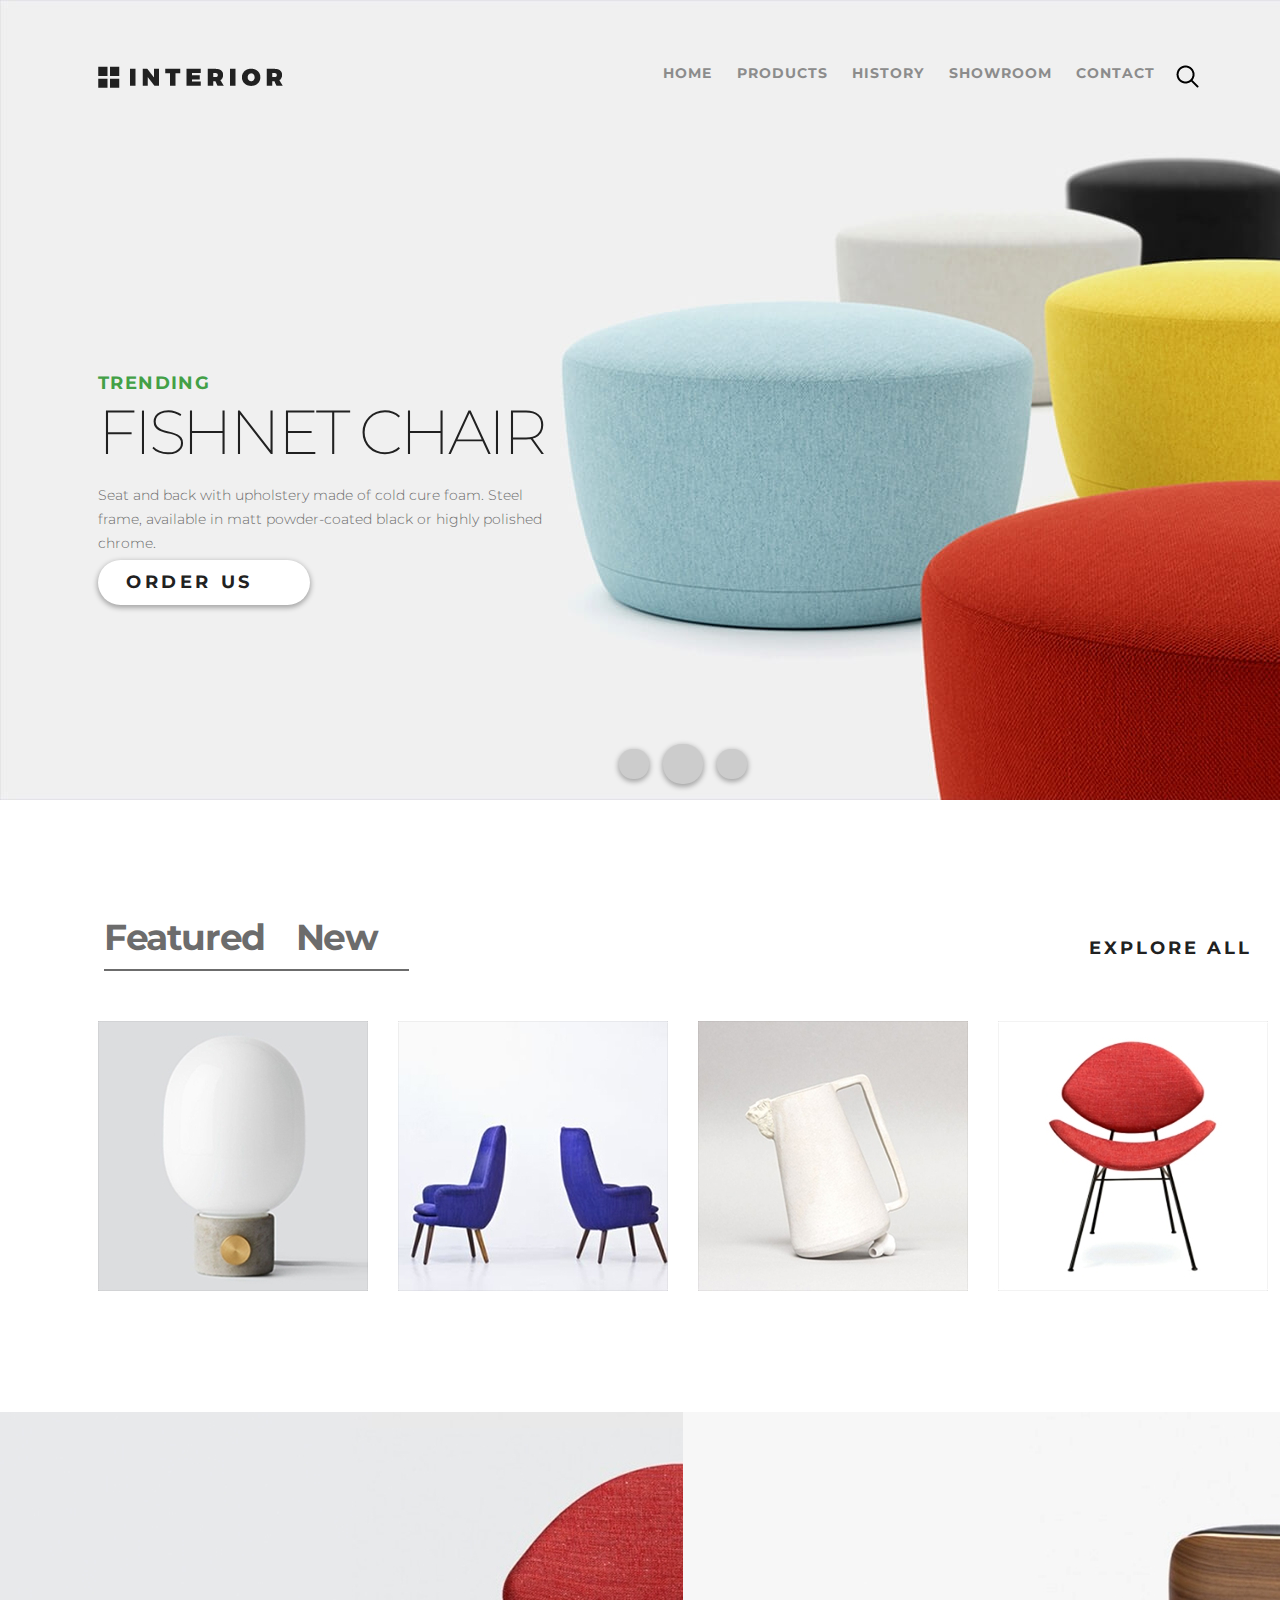
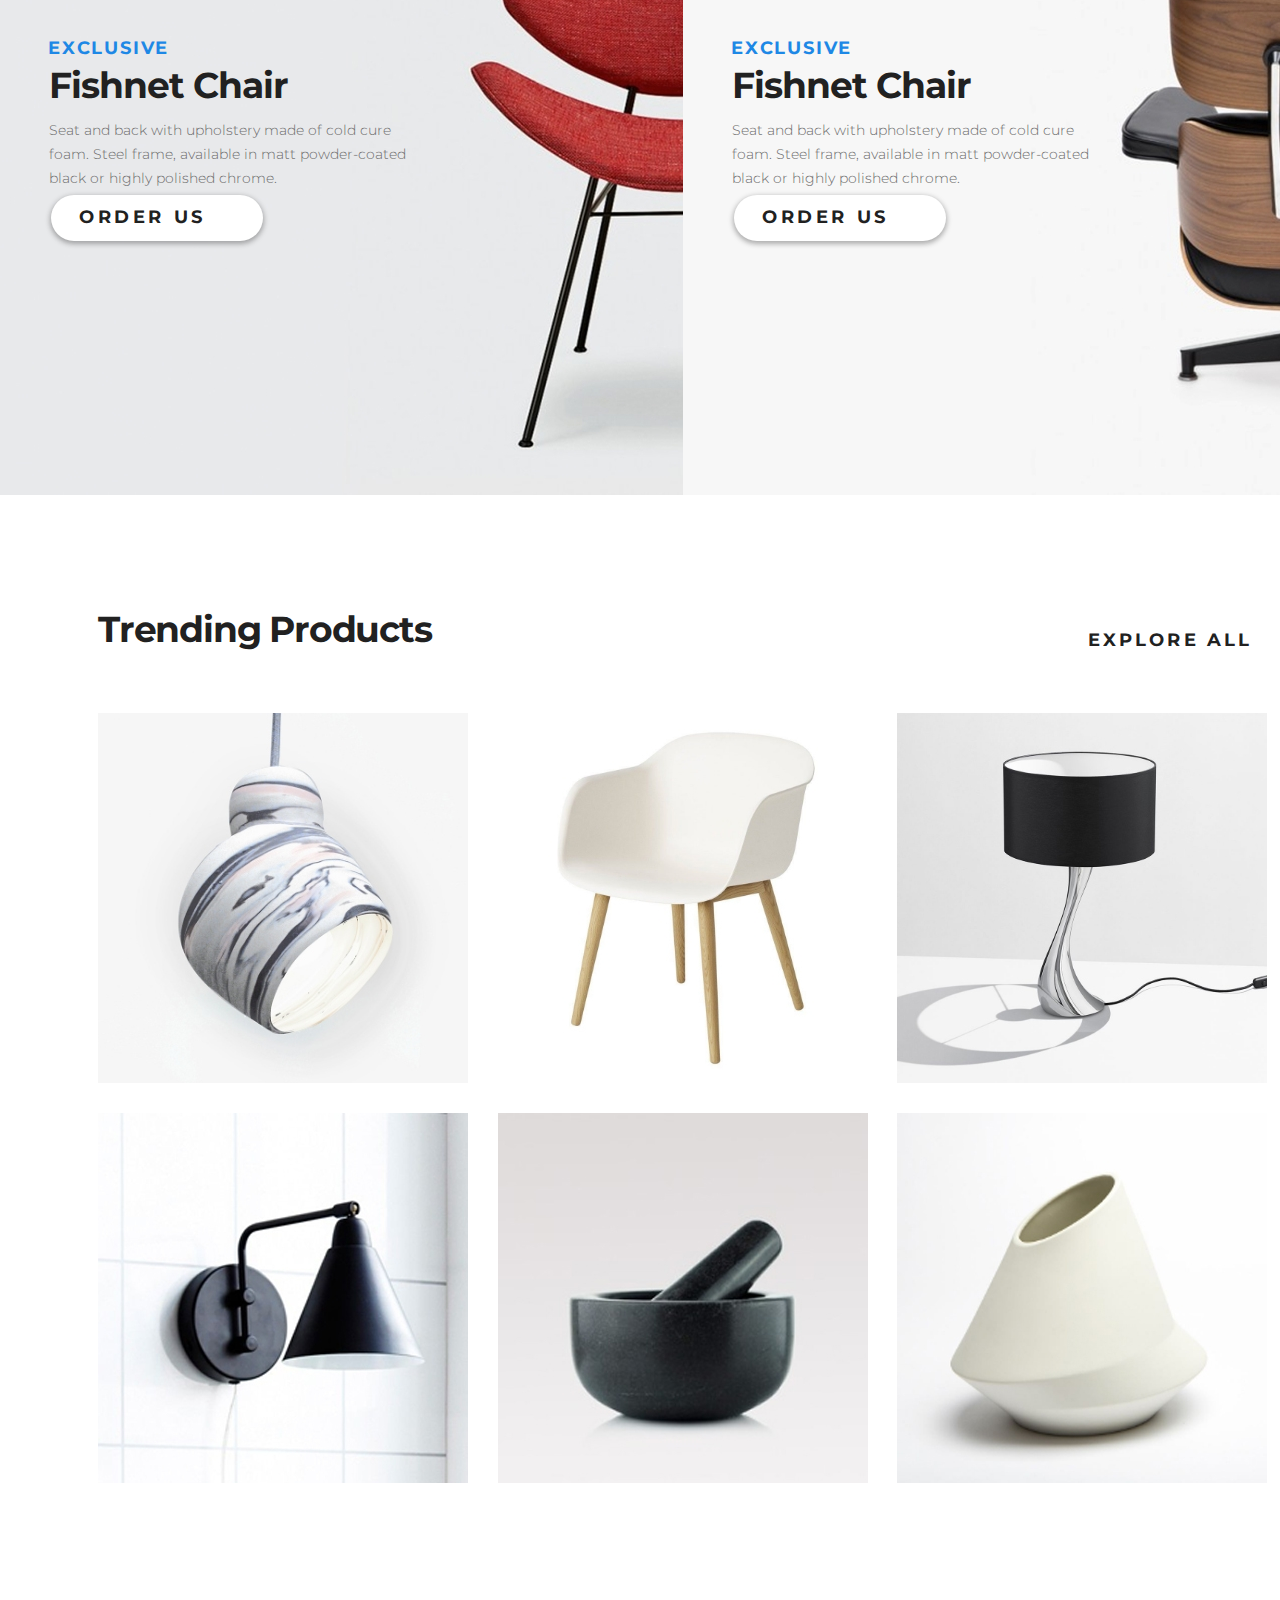
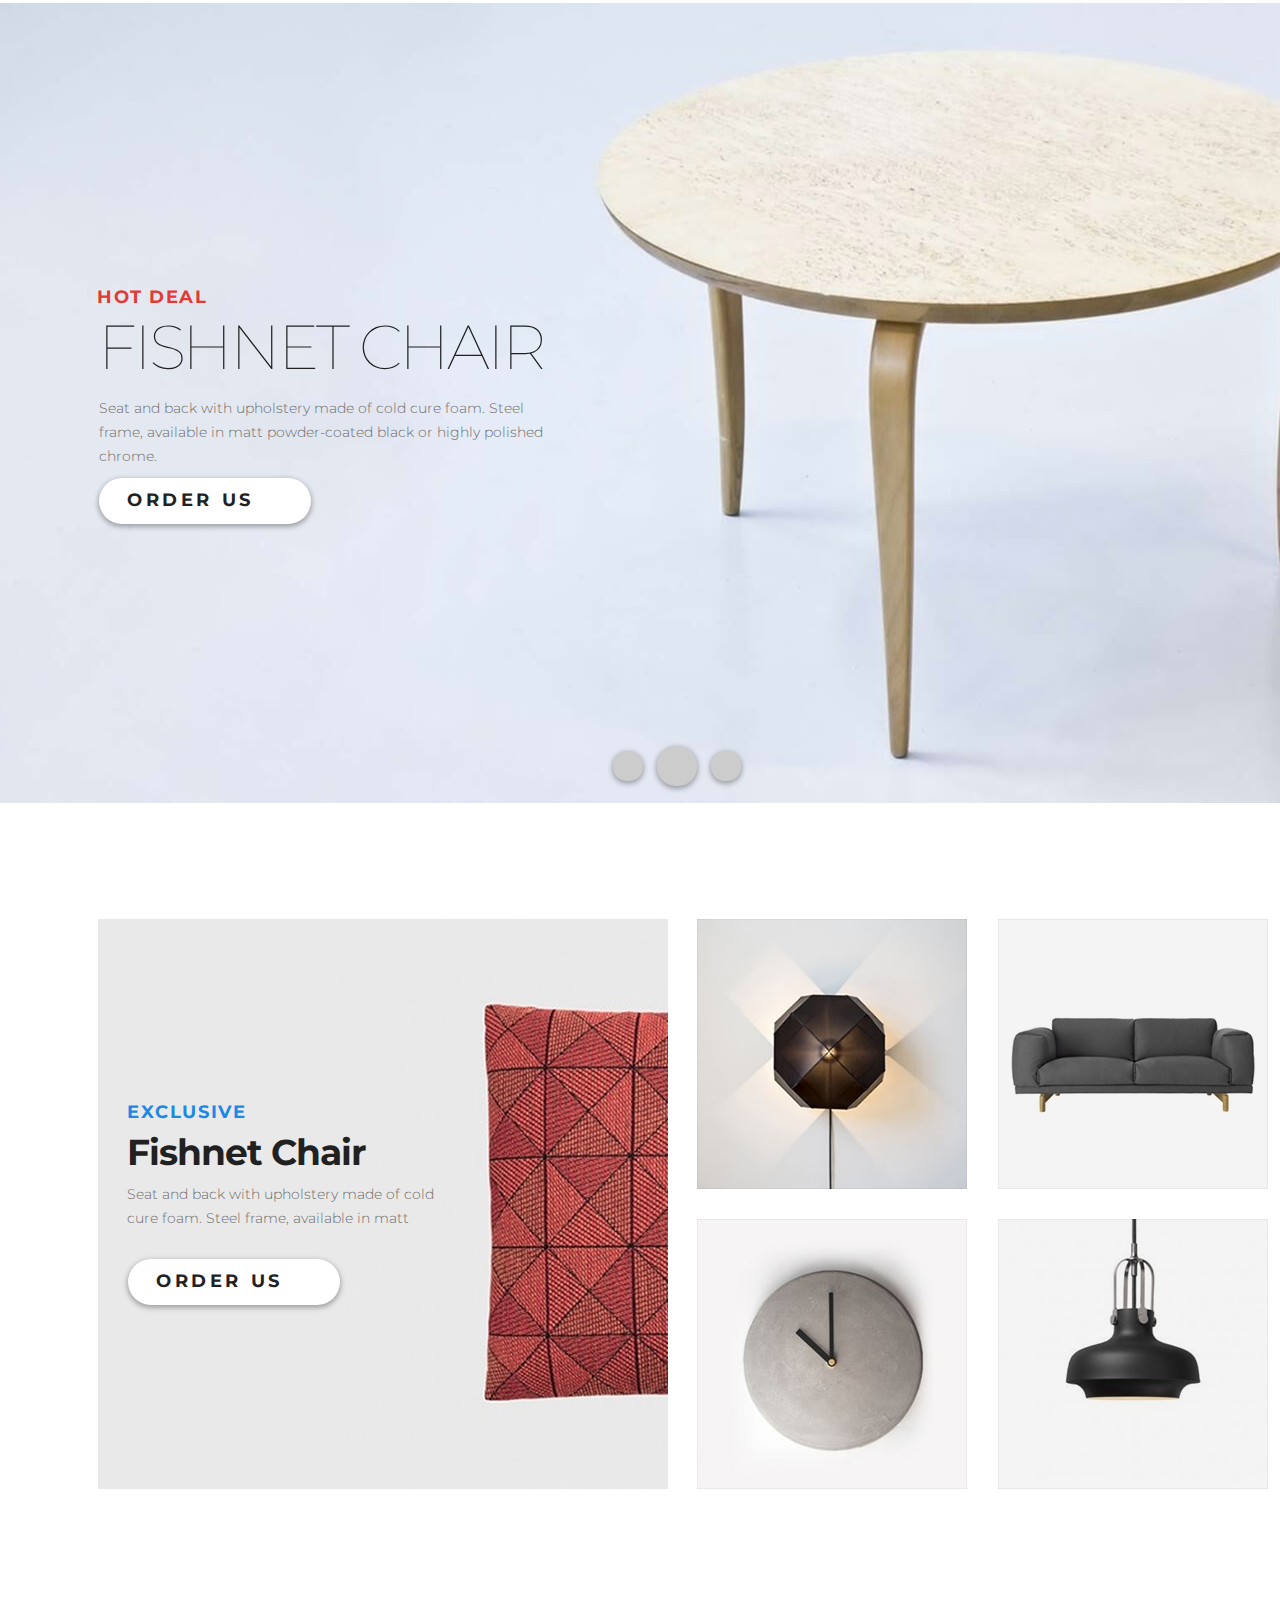
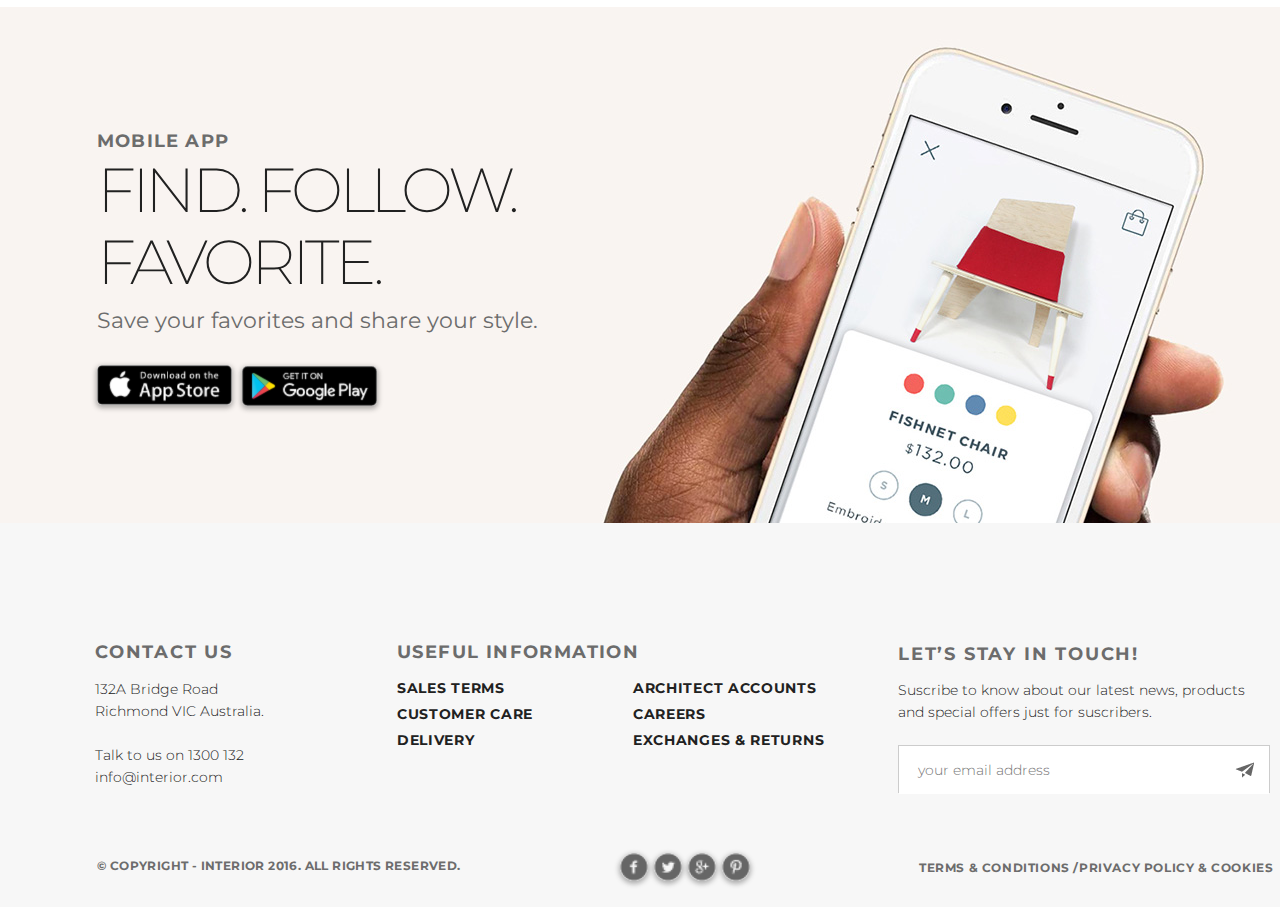
<file: index.html>
<!DOCTYPE html>
<html lang="en">

<head>
    <meta charset="UTF-8">
    <title>Document</title>
    <link rel="stylesheet" href="css/bootstrap.min.css">
    <link rel="stylesheet" href="style.css"> </head>

<body>
    <div class="container">
        <div class="header">
            <a href="index.html"> <img class="logo" src="img/logo.png" alt="logo"> </a>
            <a href="#"><img class="search" src="img/search.png" alt="search"></a>
            <ul class="menu">
                <li><a href="index.html">HOME</a></li>
                <li><a href="product.html">PRODUCTS</a></li>
                <li><a href="#">HISTORY</a></li>
                <li><a href="#">SHOWROOM</a></li>
                <li><a href="contact.html">CONTACT</a></li>
            </ul>
            <div class="text">
                <h3>TRENDING</h3>
                <h1>Fishnet Chair</h1>
                <p>Seat and back with&nbsp;upholstery made of cold cure foam. Steel frame, available in matt powder-coated black or highly polished chrome.</p> <a href="#">Order Us</a> </div>
            <ul class="slider_select">
                <li>
                    <a href="#"></a>
                </li>
                <li>
                    <a href="#"></a>
                </li>
                <li>
                    <a href="#"></a>
                </li>
            </ul>
        </div>
        <div class="content">
            <ul class="sub_menu">
                <li><a href="product.html">Featured</a></li>
                <li><a href="product.html">New</a></li>
            </ul> <a class="explore" href="#">explore&nbsp;all</a>
            <div class="row">
                <div class="col-md-12 new_cat">
                    <div class="col-md-3 products">
                        <a href="product_deails.html"><img class=img_product src="img/product-1.jpg" alt="product-1"></a>
                        <div class="product_inform"> <a href="product_deails.html"><img src="img/arrow_big.png" alt=">"></a>
                            <h3>Fishnet Chair</h3>
                            <p>Seat and back with upholstery made of cold cure foam. Steel frame, available in matt powder-coated black or highly polished chrome.</p>
                        </div>
                    </div>
                    <div class="col-md-3 products">
                        <a href="product_deails.html"><img class=img_product src="img/product-2.jpg" alt="product-2"></a>
                        <div class="product_inform"> <a href="product_deails.html"><img src="img/arrow_big.png" alt=">"></a>
                            <h3>Fishnet Chair</h3>
                            <p>Seat and back with upholstery made of cold cure foam. Steel frame, available in matt powder-coated black or highly polished chrome.</p>
                        </div>
                    </div>
                    <div class="col-md-3 products">
                        <a href="product_deails.html"><img class=img_product src="img/product-3.jpg" alt="product-3"></a>
                        <div class="product_inform"> <a href="product_deails.html"><img src="img/arrow_big.png" alt=">"></a>
                            <h3>Fishnet Chair</h3>
                            <p>Seat and back with upholstery made of cold cure foam. Steel frame, available in matt powder-coated black or highly polished chrome.</p>
                        </div>
                    </div>
                    <div class="col-md-3 products">
                        <a href="product_deails.html"><img class=img_product src="img/product-4.jpg" alt="product-4"></a>
                        <div class="product_inform"> <a href="product_deails.html"><img src="img/arrow_big.png" alt=">"></a>
                            <h3>Fishnet Chair</h3>
                            <p>Seat and back with upholstery made of cold cure foam. Steel frame, available in matt powder-coated black or highly polished chrome.</p>
                        </div>
                    </div>
                </div>
            </div>
            <!--<div class="new_cat">
                <div class="products">
                    <a href="#"><img class=img_product src="img/product-1.jpg" alt="product-1"></a>
                    <div class="product_inform"> <a href="#"><img src="img/arrow_big.png" alt=">"></a>
                        <h3>Fishnet Chair</h3>
                        <p>Seat and back with upholstery made of cold cure foam. Steel frame, available in matt powder-coated black or highly polished chrome.</p>
                    </div>
                </div>
                <div class="products">
                    <a href="#"><img class=img_product src="img/product-2.jpg" alt="product-2"></a>
                    <div class="product_inform"> <a href="#"><img src="img/arrow_big.png" alt=">"></a>
                        <h3>Fishnet Chair</h3>
                        <p>Seat and back with upholstery made of cold cure foam. Steel frame, available in matt powder-coated black or highly polished chrome.</p>
                    </div>
                </div>
                <div class="products">
                    <a href="#"><img class=img_product src="img/product-3.jpg" alt="product-3"></a>
                    <div class="product_inform"> <a href="#"><img src="img/arrow_big.png" alt=">"></a>
                        <h3>Fishnet Chair</h3>
                        <p>Seat and back with upholstery made of cold cure foam. Steel frame, available in matt powder-coated black or highly polished chrome.</p>
                    </div>
                </div>
                <div class="products">
                    <a href="#"><img class=img_product src="img/product-4.jpg" alt="product-4"></a>
                    <div class="product_inform"> <a href="#"><img src="img/arrow_big.png" alt=">"></a>
                        <h3>Fishnet Chair</h3>
                        <p>Seat and back with upholstery made of cold cure foam. Steel frame, available in matt powder-coated black or highly polished chrome.</p>
                    </div>
                </div>
            </div>-->
            
            <div class="row promo-product">
                <div class="col-md-6 promo promo1" >
                    <h3>exclusive</h3>
                    <h2>Fishnet Chair</h2>
                    <p>Seat and back with upholstery made of cold cure foam. Steel frame, available in matt powder-coated black or highly polished chrome.</p> <a href="product_deails.html">Order Us</a>
                </div>
                <div class="col-md-6 promo promo2" >
                    <h3>exclusive</h3>
                    <h2>Fishnet Chair</h2>
                    <p>Seat and back with upholstery made of cold cure foam. Steel frame, available in matt powder-coated black or highly polished chrome.</p> <a href="product_deails.html">Order Us</a> 
                </div>
            </div>
            
            <!--<div class="promo-product">
                <div class="promo promo1">
                    <h3>exclusive</h3>
                    <h2>Fishnet Chair</h2>
                    <p>Seat and back with upholstery made of cold cure foam. Steel frame, available in matt powder-coated black or highly polished chrome.</p> <a href="#">Order Us</a> </div>
                <div class="promo promo2">
                    <h3>exclusive</h3>
                    <h2>Fishnet Chair</h2>
                    <p>Seat and back with upholstery made of cold cure foam. Steel frame, available in matt powder-coated black or highly polished chrome.</p> <a href="#">Order Us</a> </div>
            </div>-->
            <h2 class="trend">Trending Products</h2> <a class="explore1" href="#">explore all</a>
            <div class="trending_product row">
                <div class="product col-md-4">
                    <a href="product_deails.html"><img class="img_t_product" src="img/product-11.jpg" alt="product-11"></a>
                </div>
                <div class="product col-md-4">
                    <a href="product_deails.html"><img class="img_t_product" src="img/product-21.jpg" alt="product-21"></a>
                </div>
                <div class="product col-md-4">
                    <a href="product_deails.html"><img class="img_t_product" src="img/product-31.jpg" alt="product-31"></a>
                </div>
                <div class="product col-md-4">
                    <a href="product_deails.html"><img class="img_t_product" src="img/product-41.jpg" alt="product-41"></a>
                </div>
                <div class="product col-md-4">
                    <a href="product_deails.html"><img class="img_t_product" src="img/product-5.jpg" alt="product-5"></a>
                </div>
                <div class="product col-md-4">
                    <a href="product_deails.html"><img class="img_t_product" src="img/product-6.jpg" alt="product-6"></a>
                </div>
            </div>
            <div class="hot_deals">
                <div class="hot_deals_text">
                    <h3>Hot deal</h3>
                    <h1>Fishnet Chair</h1>
                    <p>Seat and back with upholstery made of cold cure foam. Steel frame, available in matt powder-coated black or highly polished chrome.</p> <a href="#">Order Us</a> </div>
                <ul class="slider_hot_deal">
                    <li>
                        <a href="#"></a>
                    </li>
                    <li>
                        <a href="#"></a>
                    </li>
                    <li>
                        <a href="#"></a>
                    </li>
                </ul>
            </div>
            <div class="exclusive_product row">
                <div class="lg_product col-md-6">
                    <div class="text_exlusive_product">
                        <h3>exclusive</h3>
                        <h2>Fishnet Chair</h2>
                        <p>Seat and back with upholstery made of cold cure foam. Steel frame, available in matt powder-coated black or highly polished chrome.</p> <a href="product_deails.html">Order Us</a> </div>
                </div>
                <div class="selector_sm_product col-md-6">
                   <div class="row">
                       <div class="sm_product col-md-6">
                        <a href="product_deails.html"><img class="img_sm_product" src="img/product-2-sm.jpg" alt="product-2-sm"></a>
                    </div>
                    <div class="sm_product col-md-6">
                        <a href="product_deails.html"><img class="img_sm_product" src="img/product-3-sm.jpg" alt="product-3-sm"></a>
                    </div>
                   </div>
                   <div class="row">
                        <div class="sm_product col-md-6">
                        <a href="product_deails.html"><img class="img_sm_product" src="img/product-4-sm.jpg" alt="product-4-sm"></a>
                    </div>
                    <div class="sm_product col-md-6">
                        <a href="product_deails.html"><img class="img_sm_product" src="img/product-5-sm.jpg" alt="product-5-sm"></a>
                    </div>
                   </div>
                   
                </div>
            </div>
            <div class="mob_app_container col-md-12">
                <div class="mob_text">
                    <h3>mobile app</h3>
                    <h1>Find. Follow. Favorite.
Discover brands on the go.</h1>
                    <p>Save your favorites and share your style.</p>
                    <a href="#"><img class="button app-store" src="img/app-store.png" alt="app-store"></a>
                    <a href="#"><img class="button google-play" src="img/google-play.png" alt="google-play"></a>
                </div>
            </div>
        </div>
        <div class="clr"></div>
        <div class="footer">
            <div class="first_sector row">
                <div class="contacts col-md-4">
                    <h3>Contact Us</h3>
                    <p>132A Bridge Road Richmond VIC Australia.
                        <br>
                        <br> Talk to us on 1300 132 info@interior.com</p>
                </div>
                <div class="information col-md-4">
                    <h3>Useful Information</h3>
                    <ul class="block1 col-md-6">
                        <li><a href="#">Sales terms</a></li>
                        <li><a href="#">Customer care</a></li>
                        <li><a href="#">Delivery</a></li>
                    </ul>
                    <ul class="block2 col-md-6">
                        <li><a href="#">Architect accounts</a></li>
                        <li><a href="#">Careers</a></li>
                        <li> <a href="#">Exchanges & returns</a></li>
                    </ul>
                </div>
                <div class="subscribe col-md-4">
                    <h3>Let’s Stay in Touch!</h3>
                    <p>Suscribe to know about our latest news, products and special offers just for suscribers.</p>
                    <form>
                        <div class="submit">
                            <input type="email" placeholder="your email address">
                            <input type="submit" value=""> </div>
                    </form>
                </div>
            </div>
            <div class="second_sector row">
                <div class="copyright col-md-4">&copy; Copyright - <a href="#">INTERIOR 2016</a>. All Rights Reserved.</div>
                <div class="socials col-md-4">
                    <a href="#"><img class="social_img" src="img/facebook-with-circle.png" alt="facebook"></a>
                    <a href="#"><img class="social_img" src="img/twitter-with-circle.png" alt="twitter"></a>
                    <a href="#"><img class="social_img" src="img/google-with-circle.png" alt="google+"></a>
                    <a href="#"><img class="social_img" src="img/pinterest-with-circle.png" alt="pinterest"></a>
                </div>
                <div class="policy col-md-4"><a href="#">Terms & Conditions  </a>/<a href="#">Privacy policy & Cookies</a> </div>
            </div>
        </div>
    </div>
</body>

</html>
</file>
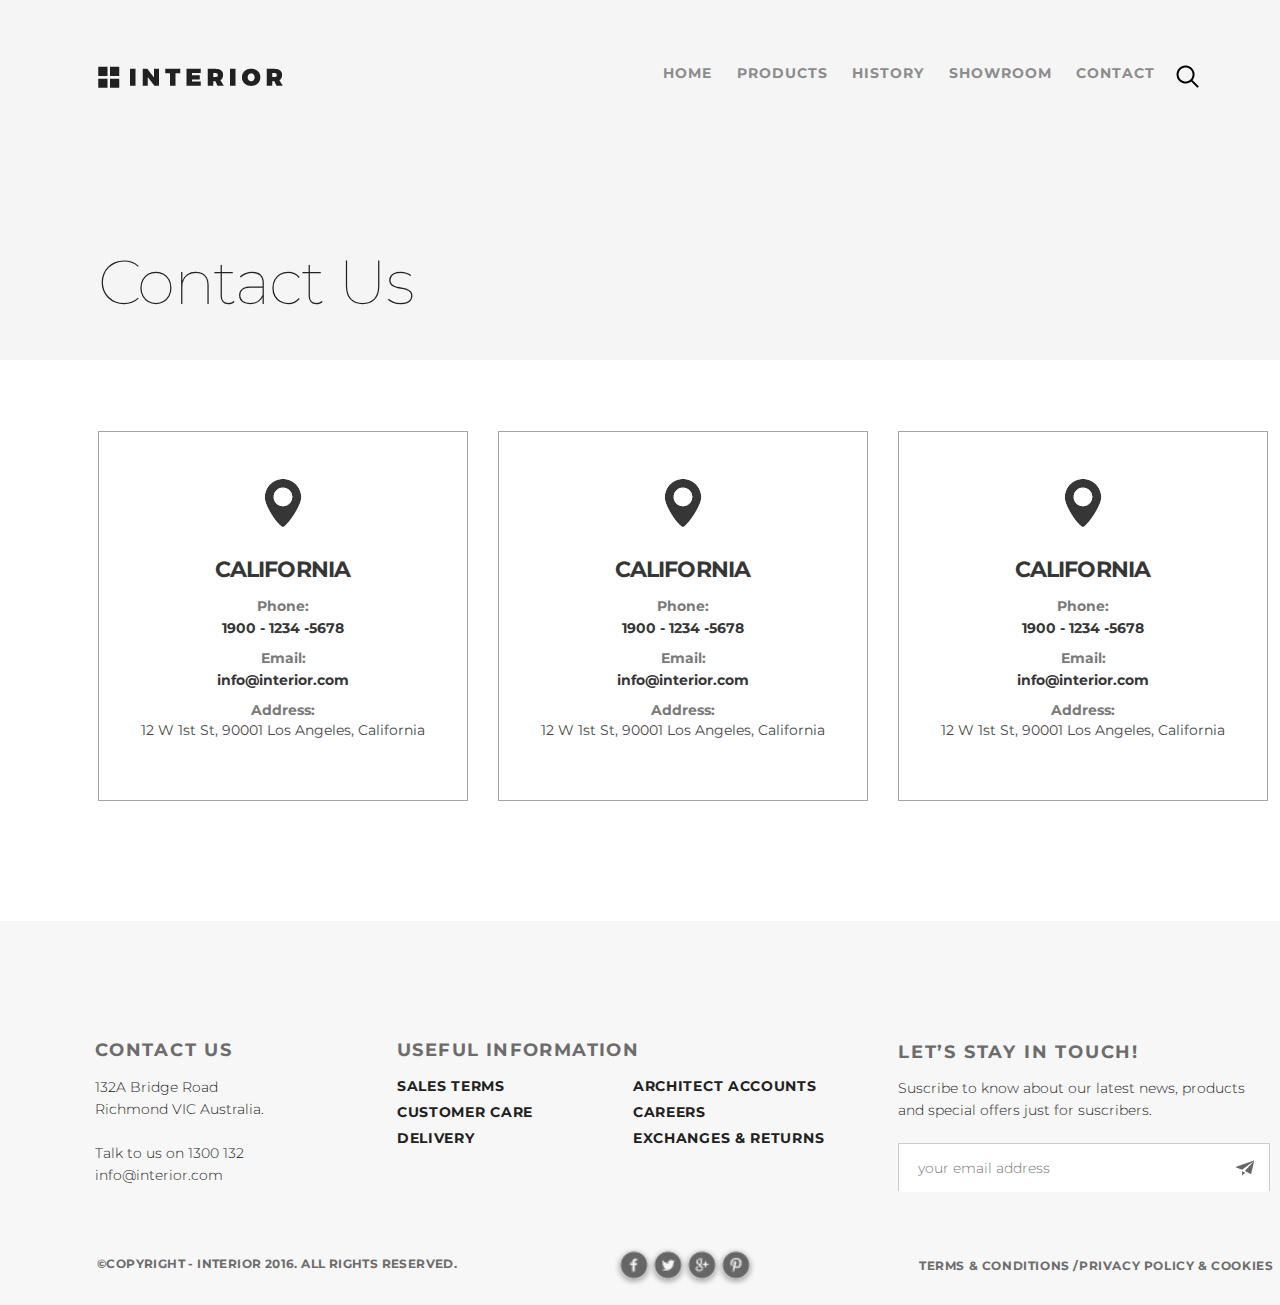
<file: contact.html>
<!DOCTYPE html>
<html lang="en">

<head>
    <meta charset="UTF-8">
    <title>Document</title>
    <link rel="stylesheet" href="css/bootstrap.min.css">
    <link rel="stylesheet" href="style.css"> </head>

<body>
    <div class="container">
        <div class="header_site">
            <a href="index.html"> <img class="logo" src="img/logo.png" alt="logo"> </a>
            <a href="#"><img class="search" src="img/search.png" alt="search"></a>
            <ul class="menu">
                <li><a href="index.html">HOME</a></li>
                <li><a href="product.html">PRODUCTS</a></li>
                <li><a href="#">HISTORY</a></li>
                <li><a href="#">SHOWROOM</a></li>
                <li><a href="contact.html">CONTACT</a></li>
            </ul>
            <h1 class="header_site_text">Contact Us</h1> </div>
        <div class="content">
            <div class="contacts_row row">
                <div class="contacts_block col-md-4"> <img class="geo" src="img/geo_mark.png" alt="geo_mark.jpg">
                    <h3 class="geo_header">California</h3>
                    <p class="p_block">Phone:</p>
                    <p class="t_block">1900 - 1234 -5678</p>
                    <p class="p_block">Email:</p>
                    <p class="t_block">info@interior.com</p>
                    <p class="p_block">Address:</p>
                    <p class="p_block_ad">12 W 1st St, 90001 Los Angeles, California</p>
                </div>
                <div class="contacts_block col-md-4"><img class="geo" src="img/geo_mark.png" alt="geo_mark.jpg">
                    <h3 class="geo_header">California</h3>
                    <p class="p_block">Phone:</p>
                    <p class="t_block">1900 - 1234 -5678</p>
                    <p class="p_block">Email:</p>
                    <p class="t_block">info@interior.com</p>
                    <p class="p_block">Address:</p>
                    <p class="p_block_ad">12 W 1st St, 90001 Los Angeles, California</p>
                </div>
                <div class="contacts_block col-md-4"><img class="geo" src="img/geo_mark.png" alt="geo_mark.jpg">
                    <h3 class="geo_header">California</h3>
                    <p class="p_block">Phone:</p>
                    <p class="t_block">1900 - 1234 -5678</p>
                    <p class="p_block">Email:</p>
                    <p class="t_block">info@interior.com</p>
                    <p class="p_block">Address:</p>
                    <p class="p_block_ad">12 W 1st St, 90001 Los Angeles, California</p>
                </div>
            </div>
        </div>
        <div class="clr"></div>
        <div class="footer">
            <div class="first_sector row">
                <div class="contacts col-md-4">
                    <h3>Contact Us</h3>
                    <p>132A Bridge Road Richmond VIC Australia.
                        <br>
                        <br> Talk to us on 1300 132 info@interior.com</p>
                </div>
                <div class="information col-md-4">
                    <h3>Useful Information</h3>
                    <ul class="block1 col-md-6">
                        <li><a href="#">Sales terms</a></li>
                        <li><a href="#">Customer care</a></li>
                        <li><a href="#">Delivery</a></li>
                    </ul>
                    <ul class="block2 col-md-6">
                        <li><a href="#">Architect accounts</a></li>
                        <li><a href="#">Careers</a></li>
                        <li> <a href="#">Exchanges & returns</a></li>
                    </ul>
                </div>
                <div class="subscribe col-md-4">
                    <h3>Let’s Stay in Touch!</h3>
                    <p>Suscribe to know about our latest news, products and special offers just for suscribers.</p>
                    <form>
                        <div class="submit">
                            <input type="email" placeholder="your email address">
                            <input type="submit" value=""> </div>
                    </form>
                </div>
            </div>
            <div class="second_sector row">
                <div class="copyright col-md-4">&copy;Copyright - <a href="#">INTERIOR 2016</a>. All Rights Reserved.</div>
                <div class="socials col-md-4">
                    <a href="#"><img class="social_img" src="img/facebook-with-circle.png" alt="facebook"></a>
                    <a href="#"><img class="social_img" src="img/twitter-with-circle.png" alt="twitter"></a>
                    <a href="#"><img class="social_img" src="img/google-with-circle.png" alt="google+"></a>
                    <a href="#"><img class="social_img" src="img/pinterest-with-circle.png" alt="pinterest"></a>
                </div>
                <div class="policy col-md-4"><a href="#">Terms & Conditions  </a>/<a href="#">Privacy policy & Cookies</a> </div>
            </div>
        </div>
    </div>
</body>

</html>
</file>
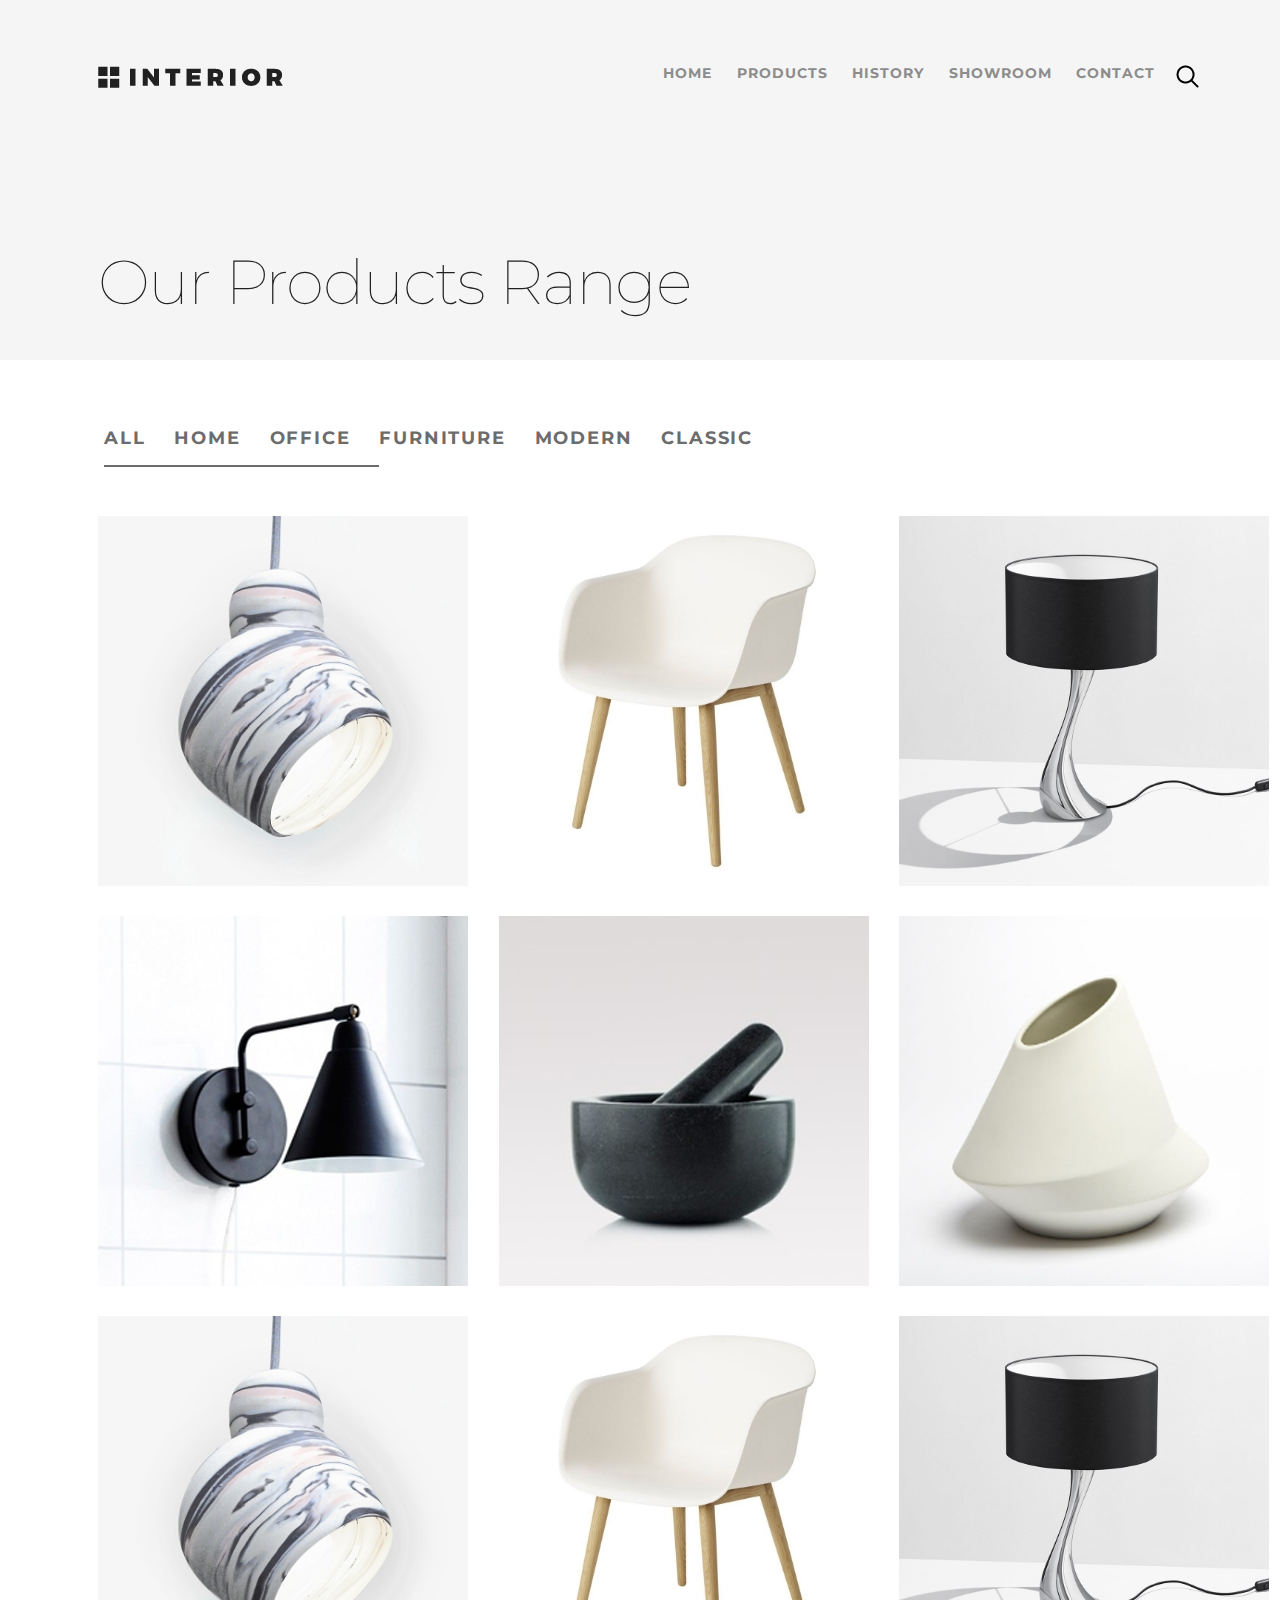
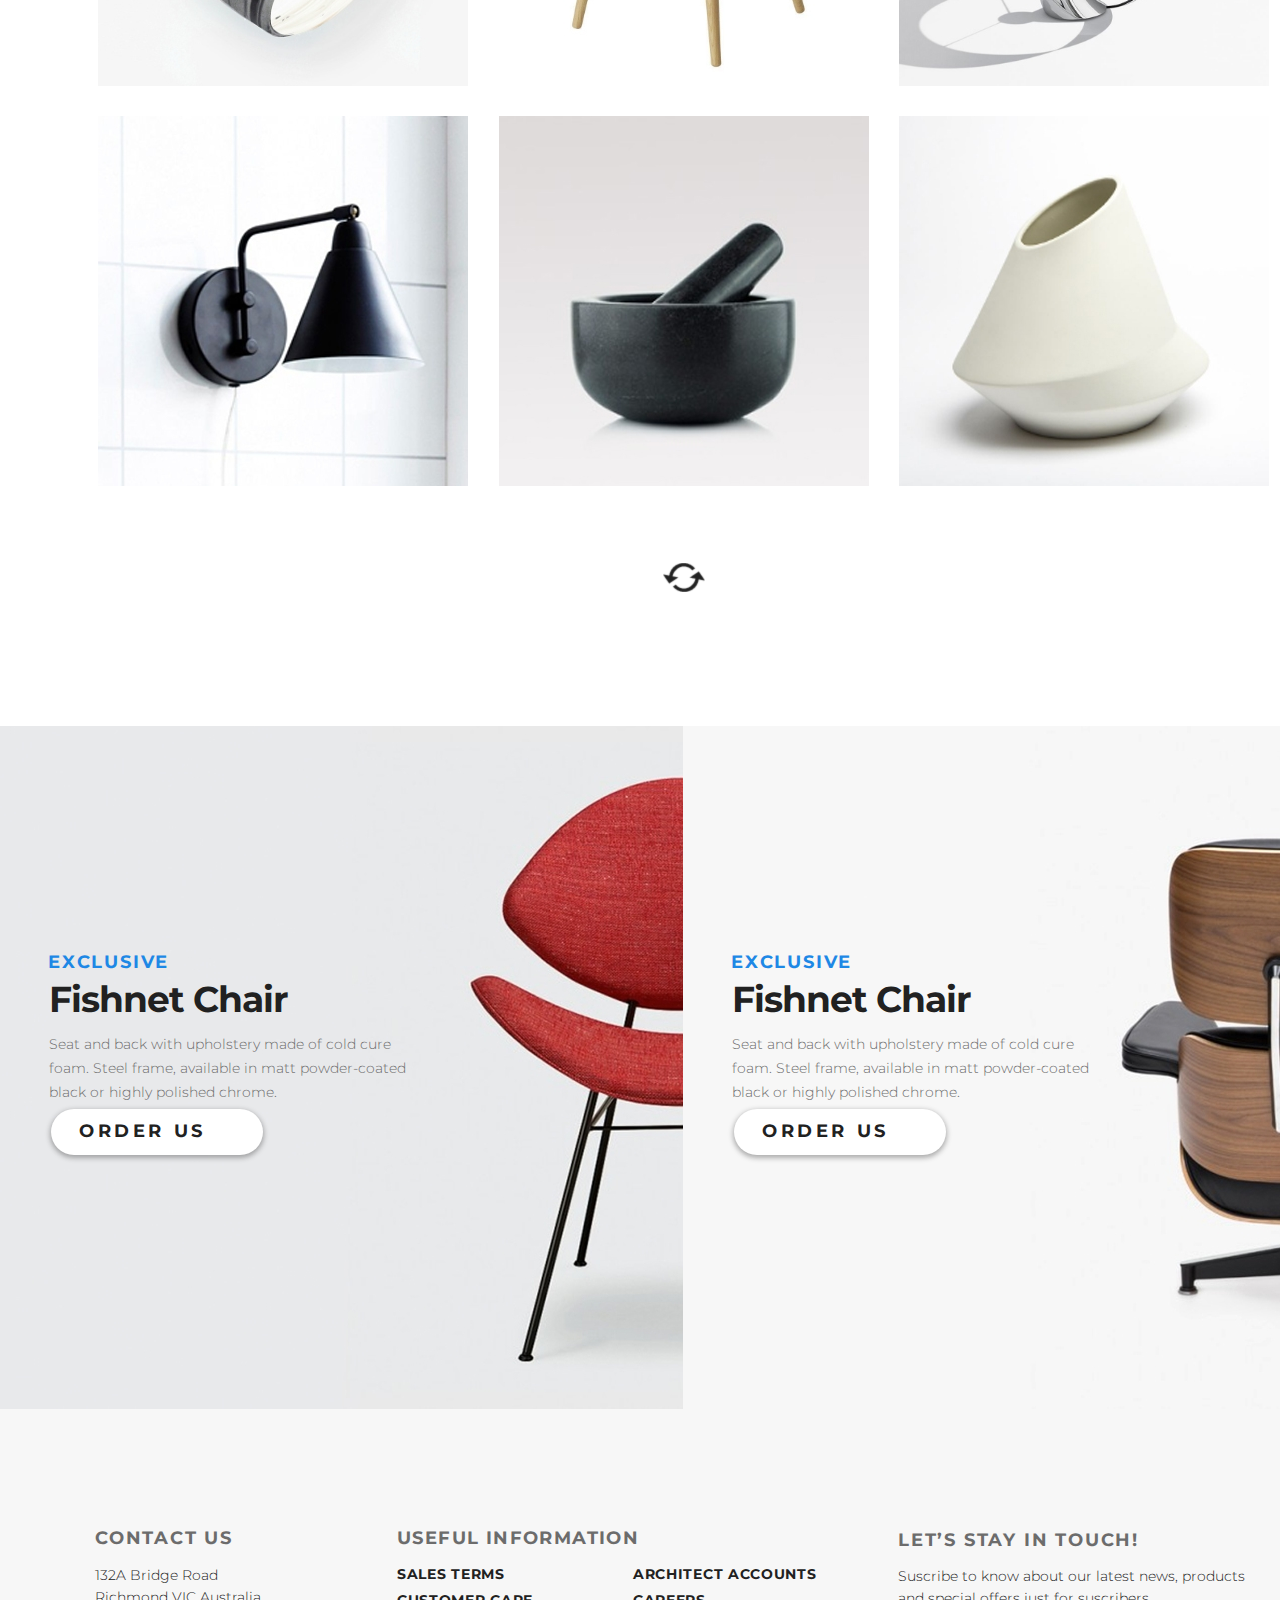
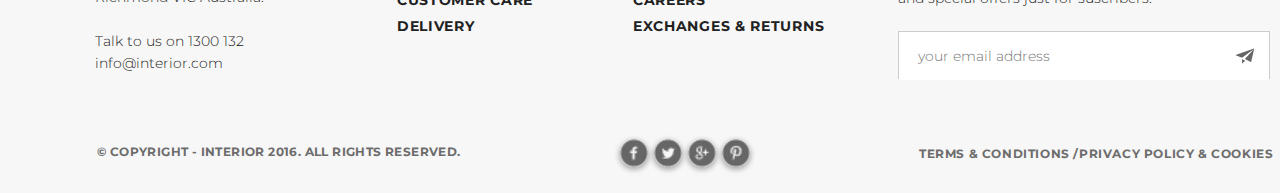
<file: product.html>
<!DOCTYPE html>
<html lang="en">

<head>
    <meta charset="UTF-8">
    <title>Document</title>
    <link rel="stylesheet" href="css/bootstrap.min.css">
    <link rel="stylesheet" href="style.css"> </head>

<body>
    <div class="container">
        <div class="header_site">
            <a href="index.html"> <img class="logo" src="img/logo.png" alt="logo"> </a>
            <a href="#"><img class="search" src="img/search.png" alt="search"></a>
            <ul class="menu">
                <li><a href="index.html">HOME</a></li>
                <li><a href="product.html">PRODUCTS</a></li>
                <li><a href="#">HISTORY</a></li>
                <li><a href="#">SHOWROOM</a></li>
                <li><a href="contact.html">CONTACT</a></li>
            </ul>
            <h1 class="header_site_text">Our Products Range</h1> </div>
        <div class="content_site">
           <div class="row">
            <ul class="sub_menu_product">
                <li><a href="product.html">All</a></li>
                <li><a href="product.html">HOME</a></li>
                <li><a href="product.html">OFFICE</a></li>
                <li><a href="product.html">FURNITURE</a></li>
                <li><a href="product.html">MODERN</a></li>
                <li><a href="product.html">CLASSIC</a></li>
            </ul>
            </div>
            <div class="catalog_products">
            <div class="row_products row">
                <div class="product_site col-md-4"><a href="product_deails.html"><img src="img/product-11.jpg" alt="product-11"></a></div>
                <div class="product_site col-md-4"><a href="product_deails.html"><img src="img/product-21.jpg" alt="product-21"></a></div>
                <div class="product_site col-md-4"><a href="product_deails.html"><img src="img/product-31.jpg" alt="product-31"></a></div>
                <div class="product_site col-md-4"><a href="product_deails.html"><img src="img/product-41.jpg" alt="product-41"></a></div>
                <div class="product_site col-md-4"><a href="product_deails.html"><img src="img/product-5.jpg" alt="product-5"></a></div>
                <div class="product_site col-md-4"><a href="product_deails.html"><img src="img/product-6.jpg" alt="product-6"></a></div>
            </div>
            <div class="row_products row">
                <div class="product_site col-md-4"><a href="product_deails.html"><img src="img/product-11.jpg" alt="product-11"></a></div>
                <div class="product_site col-md-4"><a href="product_deails.html"><img src="img/product-21.jpg" alt="product-21"></a></div>
                <div class="product_site col-md-4"><a href="product_deails.html"><img src="img/product-31.jpg" alt="product-31"></a></div>
                <div class="product_site col-md-4"><a href="product_deails.html"><img src="img/product-41.jpg" alt="product-41"></a></div>
                <div class="product_site col-md-4"><a href="product_deails.html"><img src="img/product-5.jpg" alt="product-5"></a></div>
                <div class="product_site col-md-4"><a href="product_deails.html"><img src="img/product-6.jpg" alt="product-6"></a></div>
            </div>
            <div class="row load">
               <div class="col-md-12">
                <a href="#"><img src="img/load.png" alt="loading"></a>
                </div>
            </div>
            </div>
            <div class="row promo-product">
                <div class="col-md-6 promo promo1">
                    <h3>exclusive</h3>
                    <h2>Fishnet Chair</h2>
                    <p>Seat and back with upholstery made of cold cure foam. Steel frame, available in matt powder-coated black or highly polished chrome.</p> <a href="product_deails.html">Order Us</a> </div>
                <div class="col-md-6 promo promo2">
                    <h3>exclusive</h3>
                    <h2>Fishnet Chair</h2>
                    <p>Seat and back with upholstery made of cold cure foam. Steel frame, available in matt powder-coated black or highly polished chrome.</p> <a href="product_deails.html">Order Us</a> </div>
            </div>
        </div>
        <div class="clr"></div>
        <div class="footer">
            <div class="first_sector row">
                <div class="contacts col-md-4">
                    <h3>Contact Us</h3>
                    <p>132A Bridge Road Richmond VIC Australia.
                        <br>
                        <br> Talk to us on 1300 132 info@interior.com</p>
                </div>
                <div class="information col-md-4">
                    <h3>Useful Information</h3>
                    <ul class="block1 col-md-6">
                        <li><a href="#">Sales terms</a></li>
                        <li><a href="#">Customer care</a></li>
                        <li><a href="#">Delivery</a></li>
                    </ul>
                    <ul class="block2 col-md-6">
                        <li><a href="#">Architect accounts</a></li>
                        <li><a href="#">Careers</a></li>
                        <li> <a href="#">Exchanges & returns</a></li>
                    </ul>
                </div>
                <div class="subscribe col-md-4">
                    <h3>Let’s Stay in Touch!</h3>
                    <p>Suscribe to know about our latest news, products and special offers just for suscribers.</p>
                    <form>
                        <div class="submit">
                            <input type="email" placeholder="your email address">
                            <input type="submit" value=""> </div>
                    </form>
                </div>
            </div>
            <div class="second_sector row">
                <div class="copyright col-md-4">&copy; Copyright - <a href="#">INTERIOR 2016</a>. All Rights Reserved.</div>
                <div class="socials col-md-4">
                    <a href="#"><img class="social_img" src="img/facebook-with-circle.png" alt="facebook"></a>
                    <a href="#"><img class="social_img" src="img/twitter-with-circle.png" alt="twitter"></a>
                    <a href="#"><img class="social_img" src="img/google-with-circle.png" alt="google+"></a>
                    <a href="#"><img class="social_img" src="img/pinterest-with-circle.png" alt="pinterest"></a>
                </div>
                <div class="policy col-md-4"><a href="#">Terms & Conditions  </a>/<a href="#">Privacy policy & Cookies</a> </div>
            </div>
        </div>
    </div>
</body>

</html>
</file>
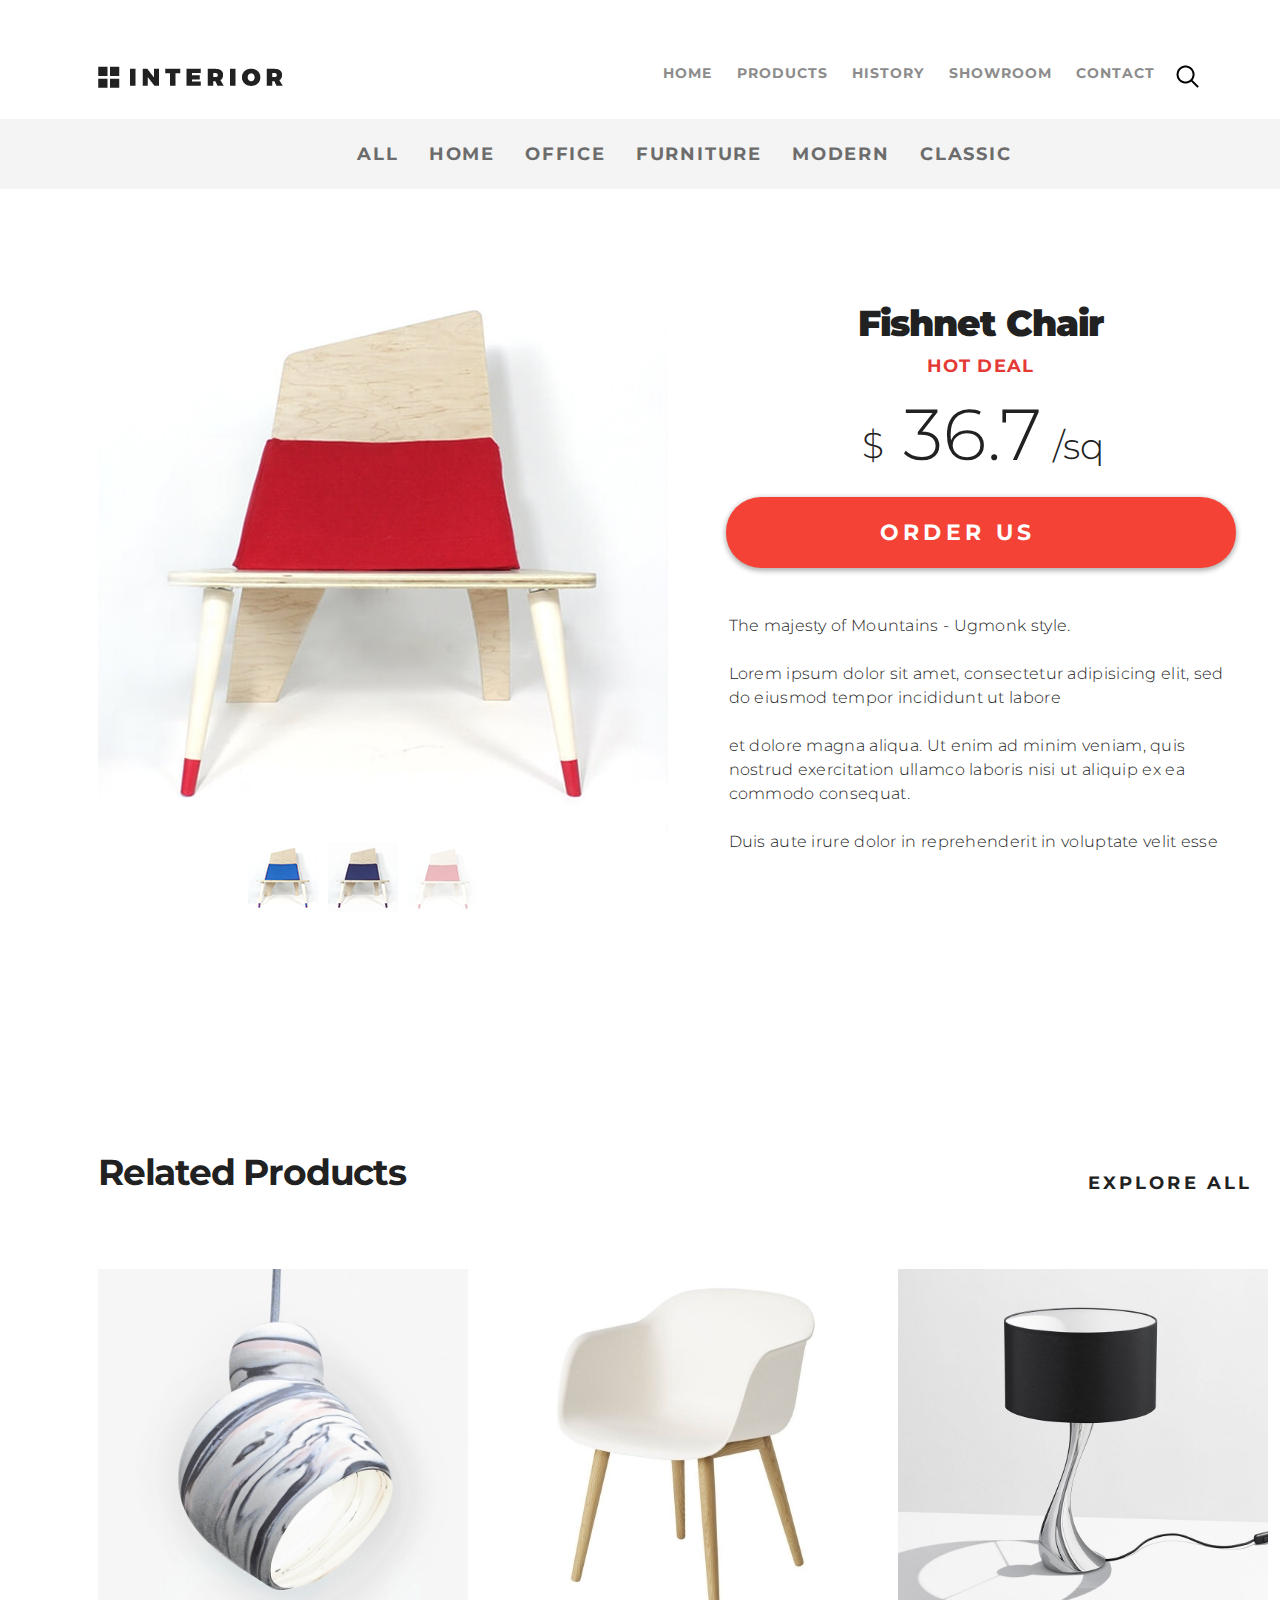
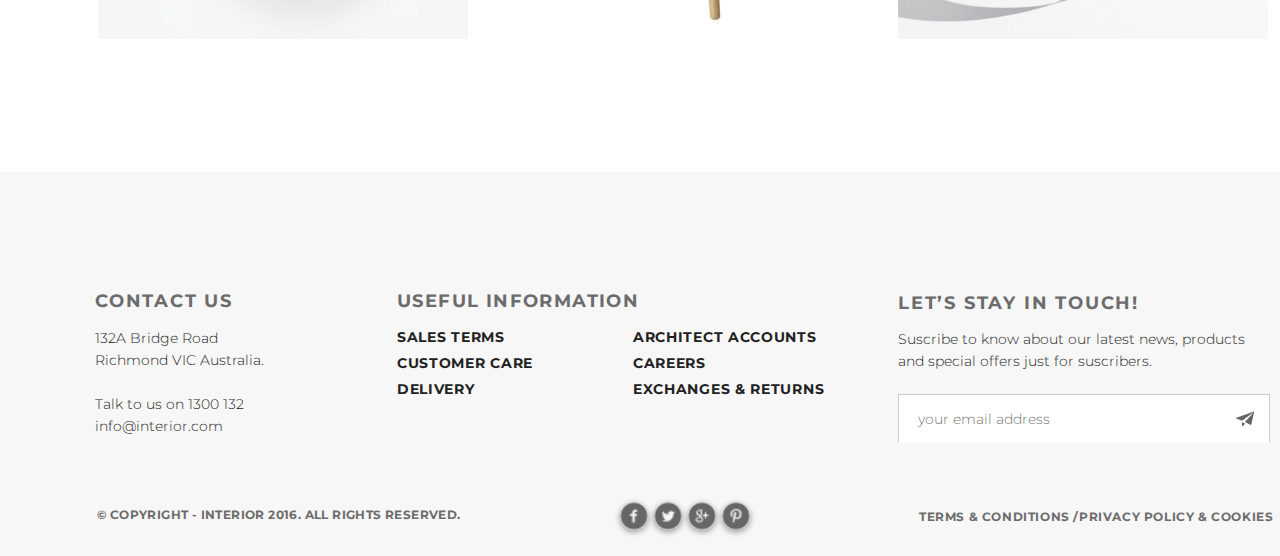
<file: product_deails.html>
<!DOCTYPE html>
<html lang="en">

<head>
    <meta charset="UTF-8">
    <title>Document</title>
    <link rel="stylesheet" href="css/bootstrap.min.css">
    <link rel="stylesheet" href="style.css"> </head>

<body>
    <div class="container">
        <div class="header_deails">
            <a href="index.html"> <img class="logo" src="img/logo.png" alt="logo"> </a>
            <a href="#"><img class="search" src="img/search.png" alt="search"></a>
            <ul class="menu">
                <li><a href="index.html">HOME</a></li>
                <li><a href="product.html">PRODUCTS</a></li>
                <li><a href="#">HISTORY</a></li>
                <li><a href="#">SHOWROOM</a></li>
                <li><a href="contact.html">CONTACT</a></li>
            </ul>
            <div class="sub_nav_prod row">
                <div class="sub_navi_prod col-md-12">
                    <ul class="sub_navi_product">
                        <li><a href="product.html">All</a></li>
                        <li><a href="product.html">HOME</a></li>
                        <li><a href="product.html">OFFICE</a></li>
                        <li><a href="product.html">FURNITURE</a></li>
                        <li><a href="product.html">MODERN</a></li>
                        <li><a href="product.html">CLASSIC</a></li>
                    </ul>
                </div>
            </div>
        </div>
        <div class="content">
            <div class="info_product row">
                <div class="im_product col-md-6">
                    <div class="row">
                        <div class="improd col-md-12">
                            <a href="#"><img src="img/slider1.jpg" alt="slider1"></a>
                        </div>
                    </div>
                    <div class="imgprod_slider row">
                        <div class="prod_slider col-md-12">
                            <ul class="prod_slider">
                                <li class="sl"><a href="#"><img src="img/controll.png" alt="controll.png" class="img_prod_s"></a></li>
                                <li class="sl"><a href="#"><img src="img/controll11.jpg" alt="controll11.png" class="img_prod_s"></a></li>
                                <li class="sl"><a href="#"><img src="img/controll2.jpg" alt="controll2.png" class="img_prod_s"></a></li>
                            </ul>
                        </div>
                    </div>
                </div>
                <div class="information_prod col-md-6">
                    <h2 class="name_prod">Fishnet Chair</h2>
                    <h3 class="hot_deals_h3">Hot Deal</h3>
                    <div class="price_prod row">
                        <div class="backs col-md-4"><p>$</p></div>
                        <div class="price col-md-4"><p>36.7</p></div>
                        <div class="sq col-md-4"><p>/sq</p></div>
                    </div> 
                    <a href="product_deails.html">Order us</a>
                    <p class="decription_prod">The majesty of Mountains - Ugmonk style.<br><br> Lorem ipsum dolor sit amet, consectetur adipisicing elit, sed do eiusmod tempor incididunt ut labore<br><br> et dolore magna aliqua. Ut enim ad minim veniam, quis nostrud exercitation ullamco laboris nisi ut aliquip ex ea commodo consequat.<br><br> Duis aute irure dolor in reprehenderit in voluptate velit esse cillum dolore eu fugiat nulla pariatur. Excepteur sint occaecat cupidatat non proident. sunt in culpa qui officia deserunt mollit anim id est laborum. Sed ut perspiciatis unde omnis iste natus error sit voluptatem accusantium doloremque laudantium, totam rem aperiam, eaque ipsa quae ab illo inventore veritatis et quasi architecto beatae vitae dicta sunt explicabo. Nemo enim ipsam voluptatem quia voluptas sit aspernatur aut odit aut fugit, sed quia consequuntur magni dolores eos qui ratione voluptatem sequi nesciunt. Neque porro quisquam est, qui dolorem ipsum quia dolor sit amet, consectetur, adipisci velit, sed quia non numquam eius modi tempora incidunt ut labore et dolore magnam aliquam quaerat voluptatem.</p>
                </div>
            </div>
            <h2 class="trend">Related Products</h2> <a class="explore1" href="#">explore all</a>
            <div class="rel_prod row">
                <div class="rel_prod_block col-md-4"><a href="product_deails.html"><img class="related_prod" src="img/product-11.jpg" alt="product-11"></a></div>
                <div class="rel_prod_block col-md-4"><a href="product_deails.html"><img class="related_prod" src="img/product-21.jpg" alt="product-21"></a></div>
                <div class="rel_prod_block col-md-4"><a href="product_deails.html"><img class="related_prod" src="img/product-31.jpg" alt="product-31"></a></div>
            </div>
        </div>
    <div class="clr"></div>
    <div class="footer">
        <div class="first_sector row">
            <div class="contacts col-md-4">
                <h3>Contact Us</h3>
                <p>132A Bridge Road Richmond VIC Australia.
                    <br>
                    <br> Talk to us on 1300 132 info@interior.com</p>
            </div>
            <div class="information col-md-4">
                <h3>Useful Information</h3>
                <ul class="block1 col-md-6">
                    <li><a href="#">Sales terms</a></li>
                    <li><a href="#">Customer care</a></li>
                    <li><a href="#">Delivery</a></li>
                </ul>
                <ul class="block2 col-md-6">
                    <li><a href="#">Architect accounts</a></li>
                    <li><a href="#">Careers</a></li>
                    <li> <a href="#">Exchanges & returns</a></li>
                </ul>
            </div>
            <div class="subscribe col-md-4">
                <h3>Let’s Stay in Touch!</h3>
                <p>Suscribe to know about our latest news, products and special offers just for suscribers.</p>
                <form>
                    <div class="submit">
                        <input type="email" placeholder="your email address">
                        <input type="submit" value=""> </div>
                </form>
            </div>
        </div>
        <div class="second_sector row">
            <div class="copyright col-md-4">&copy; Copyright - <a href="#">INTERIOR 2016</a>. All Rights Reserved.</div>
            <div class="socials col-md-4">
                <a href="#"><img class="social_img" src="img/facebook-with-circle.png" alt="facebook"></a>
                <a href="#"><img class="social_img" src="img/twitter-with-circle.png" alt="twitter"></a>
                <a href="#"><img class="social_img" src="img/google-with-circle.png" alt="google+"></a>
                <a href="#"><img class="social_img" src="img/pinterest-with-circle.png" alt="pinterest"></a>
            </div>
            <div class="policy col-md-4"><a href="#">Terms & Conditions  </a>/<a href="#">Privacy policy & Cookies</a> </div>
        </div>
    </div>
    </div>
</body>

</html>
</file>
<file: style.css>
/* Generated by less 2.5.1 */
@import url('https://fonts.googleapis.com/css?family=Montserrat:100,300,300i,400,700&subset=cyrillic,cyrillic-ext,latin-ext');
html {
  min-height: 100%;
}
body {
  font-family: 'Montserrat', sans-serif;
  height: 100%!important;
}
* {
  margin: 0;
  padding: 0;
}
.border_box {
  box-shadow: 0 2px 5px 1px rgba(33, 33, 33, 0.35);
}
.row {
  clear: both;
  margin-right: 0px;
  margin-left: 0px;
}
.container {
  min-height: 100%;
  padding: 0px;
  width: 1366px;
  margin: 0 auto!important;
  position: relative;
}
.logo {
  margin-left: 98px;
  margin-top: 66px;
}
.search {
  display: block;
  float: right;
  margin-top: 65px;
  margin-right: 167px;
}
.header_deails {
  /* .logo;
    .search;*/
}
.header {
  margin: 0px;
  padding: 0px;
  height: 800px;
  background-image: url("../img/slider-img.jpg");
}
.header .logo {
  margin-left: 98px;
  margin-top: 66px;
}
.header .search {
  display: block;
  float: right;
  margin-top: 65px;
  margin-right: 167px;
}
.header_site {
  /* Style for "hero-back" */
  width: 1366px;
  height: 360px;
  background-color: #f5f5f5;
}
.menu {
  float: right;
  margin-top: 49px;
  margin-right: 21px;
}
.menu li {
  float: left;
  list-style-type: none;
  text-align: center;
  padding-left: 24.5px;
}
.menu li a {
  color: #8c8c8c;
  font-size: 14px;
  font-weight: 700;
  line-height: 48px;
  text-decoration: none;
  /**/
  display: block;
  letter-spacing: 1px;
}
.menu li a:hover {
  color: #212121;
  font-weight: 700;
  border-bottom: 2px solid black;
}
.text {
  width: 455.33333333px;
  margin-top: 271px;
  margin-left: 98px;
}
.text h3 {
  margin-bottom: 24px;
  width: 109px;
  height: 13px;
  font-size: 18px;
  font-weight: 700;
  line-height: 48px;
  text-transform: uppercase;
  color: #43a047;
  letter-spacing: 1.4px;
}
.text h1 {
  width: 455.33333333px;
  height: 43px;
  color: #212121;
  font-size: 62px;
  font-weight: 200;
  line-height: 72px;
  text-transform: uppercase;
  letter-spacing: -3.2px;
  margin-bottom: 44px;
}
.text p {
  width: 455.33333333px;
  height: 38px;
  color: #6c6c6c;
  font-size: 14px;
  font-weight: 300;
  line-height: 24px;
  margin-bottom: 39px;
}
.text a {
  display: block;
  width: 212px;
  height: 45px;
  box-shadow: 0 2px 5px 1px rgba(33, 33, 33, 0.35);
  border-radius: 23px;
  background: #ffffff;
  text-decoration: none;
  text-indent: 28px;
  line-height: 45px;
  color: #212121;
  letter-spacing: 3.6px;
  font-size: 18px;
  font-weight: 700;
  text-transform: uppercase;
}
.text a:hover {
  background: #ffffff url("../img/arrow.png") no-repeat 173px 16px;
}
.text a:active {
  box-shadow: none;
}
.slider_select {
  margin-left: 614px;
  margin-top: 129px;
  width: 150px;
  height: 40px;
}
.slider_select li {
  display: inline-block;
  list-style-type: none;
  padding-top: 10px;
  padding-left: 5px;
  padding-right: 5px;
  padding-bottom: 10px;
}
.slider_select li a {
  width: 30px;
  height: 30px;
  background: #cccccc;
  box-shadow: 0 2px 5px 1px rgba(33, 33, 33, 0.35);
  border-radius: 14px;
  text-decoration: none;
  display: block;
  letter-spacing: 1.25px;
}
.slider_select li:nth-child(2) a {
  width: 40px;
  height: 40px;
  background: #cccccc;
  box-shadow: 0 2px 5px 1px rgba(33, 33, 33, 0.35);
  border-radius: 19px;
  text-decoration: none;
  display: block;
  letter-spacing: 1.25px;
}
.slider_select li:nth-last-child(1) a {
  margin-bottom: 5px;
}
.slider_select li:nth-last-child(3) a {
  margin-bottom: 5px;
}
.slider_select li a:hover {
  background: #212121;
}
.img_product {
  height: 270px;
  width: 270px;
}
.new_cat {
  padding-left: 83px;
  padding-right: 82px;
  margin-top: 30px;
  width: 100%;
  text-align: center;
}
.new_cat .products {
  height: 270px;
  width: 270px;
  margin: 15px;
  padding: 0px;
  position: relative;
}
.new_cat .products a:hover .img_product {
  box-shadow: 0 2px 5px 1px rgba(33, 33, 33, 0.35);
}
.new_cat .products a:active .img_product {
  box-shadow: none;
}
.new_cat .products .product_inform {
  width: 100%;
  height: 100%;
  position: absolute;
  top: 0;
  left: 0;
  display: none;
  border: 1px solid #9c9c9c;
  background-color: #ffffff;
  opacity: 0.9;
}
.new_cat .products .product_inform a {
  margin-left: 111px;
  margin-top: 62px;
  display: block;
  width: 48px;
  height: 48px;
  box-shadow: 0 2px 5px 1px rgba(33, 33, 33, 0.35);
  border-radius: 24px;
  background-color: #ffffff;
  position: relative;
  margin-bottom: 13px;
}
.new_cat .products .product_inform a img {
  position: absolute;
  top: 14px;
  left: 18px;
  display: block;
}
.new_cat .products .product_inform a:active {
  box-shadow: none;
}
.new_cat .products .product_inform h3 {
  margin-left: 63px;
  display: block;
  margin-bottom: 26px;
  width: 154px;
  height: 17px;
  color: #212121;
  font-size: 22px;
  font-weight: 700;
  line-height: 29.88px;
}
.new_cat .products .product_inform p {
  margin-left: 32px;
  display: block;
  width: 206px;
  height: 43px;
  color: #6c6c6c;
  font-size: 14px;
  font-weight: 400;
  line-height: 21.91px;
  overflow: hidden;
  text-overflow: clip;
}
.new_cat .products:hover .product_inform {
  display: block;
}
.sub_menu {
  margin-left: 104px;
  margin-top: 112px;
  display: block;
}
.sub_menu li {
  padding-bottom: 6px;
  padding-right: 31px;
  float: left;
  list-style-type: none;
  border-bottom: 2px solid #6c6c6c;
}
.sub_menu li a {
  /* Style for "New" */
  width: 80px;
  height: 25px;
  color: #6c6c6c;
  font-size: 36px;
  font-weight: 700;
  text-decoration: none;
  letter-spacing: -1.4px;
}
.sub_menu li a:hover {
  color: #212121;
  font-size: 36px;
  font-weight: 700;
  padding-bottom: 10px;
  border-bottom: 4px solid #212121;
}
.sub_menu_product {
  margin-left: 104px;
  margin-top: 66px;
  display: block;
}
.sub_menu_product li {
  padding-bottom: 13px;
  padding-right: 29px;
  float: left;
  list-style-type: none;
  /*border-bottom: 2px solid #6c6c6c;*/
}
.sub_menu_product li a {
  /* width: 80px; */
  height: 25px;
  color: #6c6c6c;
  font-size: 18px;
  font-weight: 700;
  text-transform: uppercase;
  text-decoration: none;
  letter-spacing: 1.8px;
}
.sub_menu_product li a:hover {
  color: #212121;
  padding-bottom: 13px;
}
.sub_menu_product li:nth-child(1),
.sub_menu_product li:nth-child(2),
.sub_menu_product li:nth-child(3) {
  border-bottom: 2px solid #6c6c6c;
}
.sub_menu_product li:nth-child(1) a:hover,
.sub_menu_product li:nth-child(2) a:hover,
.sub_menu_product li:nth-child(3) a:hover {
  /* Style for "New" */
  color: #212121;
  padding-bottom: 13px;
  border-bottom: 4px solid #212121;
}
.explore {
  margin-right: 77px;
  margin-top: 24px;
  background: #ffffff;
  width: 200px;
  height: 40px;
  display: block;
  float: right;
  text-decoration: none;
  font-size: 18px;
  font-weight: 700;
  line-height: 24px;
  text-transform: uppercase;
  color: #212121;
  letter-spacing: 3px;
}
.explore:hover {
  background: #ffffff url("../img/arrow.png") no-repeat 175px 5px;
  text-decoration: none;
  color: #212121;
}
.promo-product {
  display: block;
  margin-top: 106px;
  /* float: left; */
}
.promo-product .promo {
  width: 50%;
  height: 683px;
  display: block;
  padding: 0px;
  float: left;
}
.promo-product .promo h3 {
  margin-left: 48px;
  margin-top: 212px;
  display: block;
  width: 115px;
  height: 13px;
  font-family: Montserrat;
  font-size: 18px;
  font-weight: 700;
  line-height: 48px;
  text-transform: uppercase;
  color: #1e88e5;
  letter-spacing: 1.8px;
}
.promo-product .promo h2 {
  margin-left: 49px;
  margin-top: 29px;
  display: block;
  width: 251px;
  height: 28px;
  color: #212121;
  font-family: Montserrat;
  font-size: 36px;
  font-weight: 700;
  letter-spacing: -1px;
}
.promo-product .promo p {
  margin-left: 49px;
  margin-top: 24px;
  display: block;
  width: 374px;
  height: 36px;
  color: #6c6c6c;
  font-family: Montserrat;
  font-size: 14px;
  font-weight: 300;
  line-height: 24.04px;
}
.promo-product .promo a {
  margin-left: 51px;
  margin-top: 41px;
  display: block;
  width: 212px;
  height: 46px;
  box-shadow: 0 2px 5px 1px rgba(33, 33, 33, 0.35);
  border-radius: 23px;
  background-color: #ffffff;
  /* Style for "Order Us" */
  font-family: Montserrat;
  font-size: 18px;
  font-weight: 700;
  text-decoration: none;
  text-indent: 28px;
  line-height: 45px;
  color: #212121;
  letter-spacing: 3.6px;
  text-transform: uppercase;
}
.promo-product .promo a:hover {
  background: #ffffff url("../img/arrow.png") no-repeat 173px 16px;
}
.promo-product .promo a:active {
  box-shadow: none;
}
.promo-product .promo1 {
  background-image: url("../img/promo-img1.jpg");
}
.promo-product .promo2 {
  background-image: url("../img/promo-img.jpg");
}
.img_t_product {
  display: block;
  width: 370px;
  height: 370px;
}
.trend {
  letter-spacing: -1.2px;
  clear: both;
  margin-top: 115px;
  margin-left: 98px;
  display: block;
  float: left;
  width: 352px;
  height: 35px;
  color: #212121;
  font-family: Montserrat;
  font-size: 36px;
  font-weight: 700;
}
.explore1 {
  clear: both;
  margin-right: 78px;
  margin-top: -27px;
  background: #ffffff;
  width: 200px;
  height: 40px;
  display: block;
  float: right;
  text-decoration: none;
  font-size: 18px;
  font-weight: 700;
  line-height: 24px;
  text-transform: uppercase;
  color: #212121;
  letter-spacing: 3.1px;
}
.explore1:hover {
  text-decoration: none;
  color: #212121;
  background: #ffffff url(../img/arrow.png) no-repeat 175px 5px;
}
.trending_product {
  /* display: inline-block; */
  /* padding-top: 16px; */
  /* margin-left: 98px; */
  padding-left: 83px;
  padding-right: 84px;
  margin-top: 203px;
  width: 100%;
  /* height: 869px; */
  text-align: center;
}
.trending_product .product {
  padding: 15px;
  /* float: left; */
  /* display: block; */
  /* margin-right: 30px; */
  /* margin-top: 30px; */
  text-align: center;
}
.trending_product .product a:hover .img_t_product {
  box-shadow: 0 2px 5px 1px rgba(33, 33, 33, 0.35);
}
.trending_product .product a:active .img_t_product {
  box-shadow: none;
}
.hot_deals {
  clear: both;
  width: 100%;
  margin-top: 105px;
  height: 800px;
  background-image: url(../img/slider_ends.jpg);
}
.hot_deals .hot_deals_text {
  width: 40%;
  padding-top: 250px;
  padding-left: 11px;
  /* margin-left: 113px; */
}
.hot_deals .hot_deals_text h3 {
  margin-left: 86px;
  font-family: Montserrat;
  font-size: 18px;
  font-weight: 700;
  line-height: 48px;
  text-transform: uppercase;
  color: #e53935;
  letter-spacing: 1.5px;
}
.hot_deals .hot_deals_text p {
  margin-top: 13px;
  margin-left: 88px;
  color: #6c6c6c;
  font-size: 14px;
  font-weight: 300;
  line-height: 24px;
}
.hot_deals .hot_deals_text a {
  margin-left: 88px;
  margin-top: 6px;
  display: block;
  width: 212px;
  height: 46px;
  box-shadow: 0 2px 5px 1px rgba(33, 33, 33, 0.35);
  border-radius: 23px;
  background-color: #ffffff;
  font-family: Montserrat;
  font-size: 18px;
  font-weight: 700;
  text-decoration: none;
  text-indent: 28px;
  line-height: 45px;
  color: #212121;
  letter-spacing: 3.6px;
  text-transform: uppercase;
}
.hot_deals .hot_deals_text a:hover {
  background: #ffffff url("../img/arrow.png") no-repeat 173px 16px;
}
.hot_deals .hot_deals_text a:active {
  box-shadow: none;
}
.hot_deals .hot_deals_text h1 {
  margin-top: -20px;
  margin-left: 87px;
  color: #212121;
  font-size: 62px;
  font-weight: 100;
  line-height: 72px;
  text-transform: uppercase;
  letter-spacing: -3.2px;
}
.slider_hot_deal {
  /* margin-left: 616px; */
  /* margin-top: 214px; */
  margin: 212px auto;
  width: 150px;
  height: 40px;
}
.slider_hot_deal li {
  display: inline-block;
  list-style-type: none;
  padding-top: 10px;
  padding-left: 5px;
  padding-right: 5px;
  padding-bottom: 10px;
}
.slider_hot_deal li a {
  width: 30px;
  height: 30px;
  background: #cccccc;
  box-shadow: 0 2px 5px 1px rgba(33, 33, 33, 0.35);
  border-radius: 14px;
  text-decoration: none;
  display: block;
  letter-spacing: 1.25px;
}
.slider_hot_deal li:nth-child(2) a {
  width: 40px;
  height: 40px;
  background: #cccccc;
  box-shadow: 0 2px 5px 1px rgba(33, 33, 33, 0.35);
  border-radius: 19px;
  text-decoration: none;
  display: block;
  letter-spacing: 1.25px;
}
.slider_hot_deal li:nth-last-child(1) a {
  margin-bottom: 5px;
}
.slider_hot_deal li:nth-last-child(3) a {
  margin-bottom: 5px;
}
.slider_hot_deal li a:hover {
  background: #212121;
}
.exclusive_product {
  /* float: left; */
  /* margin-left: 98px; */
  padding-left: 98px;
  padding-right: 66px;
  margin-top: 116px;
  width: 100%;
}
.exclusive_product .lg_product {
  /* float: left; */
  /* margin-right: 29px; */
  /* display: inline-block; */
  width: 570px;
  padding: 0px;
  height: 570px;
  background-image: url(../img/product-1-lg.jpg);
  margin-bottom: 15px;
  /* .border_box */
}
.exclusive_product .lg_product .text_exlusive_product {
  margin-top: 169px;
  margin-left: 29px;
  width: 332px;
}
.exclusive_product .lg_product .text_exlusive_product h3 {
  display: block;
  height: 13px;
  font-size: 18px;
  font-weight: 700;
  line-height: 48px;
  text-transform: uppercase;
  color: #1e88e5;
  letter-spacing: 1.6px;
  margin-bottom: 32px;
}
.exclusive_product .lg_product .text_exlusive_product h2 {
  /* Style for "Fishnet Ch" */
  height: 28px;
  color: #212121;
  font-size: 36px;
  font-weight: 700;
  letter-spacing: -1px;
  margin-bottom: 21px;
}
.exclusive_product .lg_product .text_exlusive_product p {
  color: #6c6c6c;
  width: 332px;
  height: 52px;
  font-size: 14px;
  font-weight: 300;
  line-height: 24.04px;
  overflow: hidden;
  text-overflow: ellipsis;
  margin-bottom: 25px;
}
.exclusive_product .lg_product .text_exlusive_product a {
  margin-left: 1px;
  display: block;
  width: 212px;
  height: 46px;
  box-shadow: 0 2px 5px 1px rgba(33, 33, 33, 0.35);
  border-radius: 23px;
  background-color: #ffffff;
  font-family: Montserrat;
  font-size: 18px;
  font-weight: 700;
  text-decoration: none;
  text-indent: 28px;
  line-height: 45px;
  color: #212121;
  letter-spacing: 3.6px;
  text-transform: uppercase;
}
.exclusive_product .lg_product .text_exlusive_product a:hover {
  background: #ffffff url("../img/arrow.png") no-repeat 173px 16px;
}
.exclusive_product .lg_product .text_exlusive_product a:active {
  box-shadow: none;
}
.exclusive_product .selector_sm_product {
  /* float: left; */
  /* margin-top: 20px; */
  /* display: inline-block; */
  margin-left: 14px;
  /* width: 570px; */
  padding: 0px;
  /* height: 570px; */
}
.exclusive_product .selector_sm_product .sm_product a:hover .img_sm_product {
  box-shadow: 0 2px 5px 1px rgba(33, 33, 33, 0.35);
}
.exclusive_product .selector_sm_product .sm_product a:active .img_sm_product {
  box-shadow: none;
}
.exclusive_product .selector_sm_product .sm_product {
  margin-left: 0px;
  /* display: inline-block; */
  margin-right: 0px;
  margin-bottom: 30px;
  /* margin-bottom: 27px; */
}
.exclusive_product .selector_sm_product .sm_product:nth-child(2n) {
  margin-right: 0px;
}
.mob_app_container {
  clear: both;
  display: inline-block;
  margin-top: 88px;
  width: 100%;
  height: 516px;
  background-image: url(../img/app-back.jpg);
}
.mob_app_container .mob_text {
  margin-top: 10px;
  margin-left: -6px;
  width: 472px;
}
.mob_app_container .mob_text h3 {
  display: block;
  margin-top: 110px;
  margin-left: 88px;
  font-size: 18px;
  font-weight: 700;
  line-height: 48px;
  text-transform: uppercase;
  color: #6c6c6c;
  letter-spacing: 1.2px;
}
.mob_app_container .mob_text h1 {
  margin-top: -21px;
  margin-left: 88px;
  width: 489px;
  height: 131px;
  color: #212121;
  font-size: 62px;
  font-weight: 200;
  line-height: 72px;
  text-transform: uppercase;
  overflow: hidden;
  letter-spacing: -4.3px;
}
.mob_app_container .mob_text p {
  margin-top: 24px;
  margin-left: 88px;
  /* Style for "Save your" */
  width: 472px;
  height: 21px;
  color: #6c6c6c;
  font-size: 22px;
  font-weight: 400;
  line-height: 24px;
}
.mob_app_container .mob_text a .app-store {
  margin-top: 24px;
  margin-left: 88px;
  width: 135px;
  height: 40px;
}
.mob_app_container .mob_text a .google-play {
  margin-left: 6px;
  margin-top: 26px;
}
.mob_app_container .mob_text a .button {
  width: 135px;
  height: 40px;
  box-shadow: 0 2px 5px 1px rgba(33, 33, 33, 0.35);
  border-radius: 5px;
}
.mob_app_container .mob_text a:active .button {
  box-shadow: none;
}
.clr {
  height: 384px;
}
.footer {
  margin-top: -384px;
  clear: both;
  height: 384px;
  width: 100%;
  background-color: #f7f7f7;
  /*position: absolute;
    left: 0;
    bottom: 0;*/
}
.footer .first_sector .contacts {
  margin-top: 97px;
  margin-left: 80px;
  float: left;
  width: 223px;
}
.footer .first_sector .contacts h3 {
  color: #6c6c6c;
  font-size: 18px;
  font-weight: 700;
  line-height: 24px;
  text-transform: uppercase;
  letter-spacing: 1.8px;
  margin-bottom: 14px;
}
.footer .first_sector .contacts p {
  color: #212121;
  font-size: 14px;
  font-weight: 300;
  line-height: 22px;
}
.footer .first_sector .information {
  margin-left: 79px;
  margin-top: 97px;
  float: left;
  width: 423px;
}
.footer .first_sector .information ul {
  float: left;
  width: 220px;
}
.footer .first_sector .information .block1 {
  /* float: left; */
  padding: 0px;
  width: 220px;
  margin-top: 1px;
}
.footer .first_sector .information .block1 li {
  list-style-type: none;
}
.footer .first_sector .information .block2 {
  margin-left: 236px;
  padding: 0px;
  float: left;
  width: 220px;
  margin-top: -88px;
}
.footer .first_sector .information .block2 li {
  list-style-type: none;
}
.footer .first_sector .information h3 {
  color: #6c6c6c;
  font-family: Montserrat;
  font-size: 18px;
  font-weight: 700;
  line-height: 24px;
  text-transform: uppercase;
  letter-spacing: 1.4px;
}
.footer .first_sector .information li a {
  text-decoration: none;
  color: #212121;
  font-family: Montserrat;
  font-size: 14px;
  font-weight: 700;
  line-height: 26px;
  text-transform: uppercase;
  /* Text style for "Sales term" */
  letter-spacing: 0.7px;
}
.footer .first_sector .subscribe {
  margin-top: 99px;
  margin-left: 93px;
  float: left;
  width: 371px;
  padding: 0px;
}
.footer .first_sector .subscribe h3 {
  color: #6c6c6c;
  font-family: Montserrat;
  font-size: 18px;
  font-weight: 700;
  line-height: 24px;
  text-transform: uppercase;
  /* Text style for "L, et’s St" */
  letter-spacing: 1.8px;
  margin-bottom: 13px;
}
.footer .first_sector .subscribe p {
  color: #212121;
  font-family: Montserrat;
  font-size: 14px;
  font-weight: 300;
  line-height: 22px;
  margin-bottom: 22px;
}
.footer .first_sector .subscribe input[type="email"] {
  float: left;
  width: 322px;
  height: 48px;
  color: #6c6c6c;
  font-family: Montserrat;
  font-size: 14px;
  font-weight: 300;
  line-height: 22px;
  border: none;
  outline: none;
  -webkit-appearance: none;
}
.footer .first_sector .subscribe input[type="email"]::placeholder {
  padding-left: 19px;
  padding-top: 17px;
}
.footer .first_sector .subscribe input[type="submit"] {
  width: 48px;
  height: 48px;
  border: none;
  /* Убираем рамку */
  background: #ffffff url("../img/paper-plane.png") no-repeat 50% 50%;
}
.footer .first_sector .subscribe .submit {
  height: 48px;
  width: 372px;
  border: 1px solid #ccc;
  min-height: 20px;
}
.footer .second_sector {
  float: left;
}
.footer .copyright {
  margin-top: 55px;
  padding: 0px;
  margin-left: 97px;
  display: inline-block;
  width: 375px;
  height: 9px;
  color: #6c6c6c;
  font-family: Montserrat;
  font-size: 12px;
  font-weight: 700;
  line-height: 26px;
  text-transform: uppercase;
  letter-spacing: 0.4px;
}
.footer .copyright a {
  text-decoration: none;
  color: #6c6c6c;
  font-family: Montserrat;
  font-size: 12px;
  font-weight: 700;
  line-height: 26px;
}
.footer .socials {
  margin-left: 605px;
  margin-top: -9px;
}
.footer .socials a .social_img {
  width: 28px;
  height: 28px;
  margin-right: 2px;
  box-shadow: 0 2px 5px 1px rgba(33, 33, 33, 0.35);
  border-radius: 14px;
}
.footer .socials a:active .social_img {
  box-shadow: none;
}
.footer .policy {
  width: 355px;
  padding: 0px;
  height: 12px;
  color: #6c6c6c;
  font-family: Montserrat;
  font-size: 12px;
  font-weight: 700;
  line-height: 26px;
  text-transform: uppercase;
  letter-spacing: 0.6px;
  margin-left: 919px;
  margin-top: -26px;
  /* letter-spacing: 1px; */
}
.footer .policy a {
  text-decoration: none;
  padding: 0px;
  color: #6c6c6c;
  font-family: Montserrat;
  font-size: 12px;
  font-weight: 700;
  line-height: 26px;
  text-transform: uppercase;
  /* Text style for "T, erms &" */
  letter-spacing: 0.6px;
}
.header_site_text {
  width: 621px;
  height: 58px;
  color: #212121;
  /* font-family: "Montserrat - Thin"; */
  font-size: 62px;
  font-weight: 100;
  line-height: 72px;
  margin-left: 98px;
  margin-top: 158px;
  letter-spacing: -1.6px;
}
.sub_menu_site {
  /* Style for "All" */
  width: 647px;
  height: 13px;
  color: #6c6c6c;
  font-family: Montserrat;
  font-size: 18px;
  font-weight: 700;
  text-transform: uppercase;
  /* Text style for "All" */
  /* Text style for "HOME     O" */
  letter-spacing: 1.8px;
}
.catalog_products {
  margin-top: 34px;
  padding-right: 81px;
  padding-left: 83px;
}
.product_site {
  padding-top: 15px;
  padding-bottom: 15px;
}
.product_site a:hover img {
  box-shadow: 0 2px 5px 1px rgba(33, 33, 33, 0.35);
}
.load {
  margin-top: 41px;
  width: 100%;
  margin-bottom: 114px;
  text-align: center;
}
.load a {
  display: inline-block;
  width: 70px;
  height: 70px;
  border-radius: 35px;
  /*box-shadow: 0 0px 0px 0px;*/
}
.load a img {
  margin-top: 21px;
  width: 42px;
  height: 29px;
  border-radius: 35px;
}
.load a:hover {
  background-color: #d8f4fe;
}
.load a:active {
  box-shadow: none;
  background-color: #fff;
}
.contacts_block {
  text-align: center;
  margin: 15px;
  margin-top: 15px;
  margin-bottom: 15px;
  /* Style for "back" */
  width: 370px;
  height: 370px;
  border: 1px solid #9c9c9c;
  background-color: #ffffff;
  opacity: 0.9;
}
.p_block_ad {
  margin-top: -10px;
}
.contacts_row {
  margin-top: 56px;
  margin-bottom: 105px;
  padding-left: 83px;
  padding-right: 83px;
}
.geo_header {
  margin-top: 28px;
  margin-left: 100px;
  margin-bottom: 25px;
  /* Style for "California" */
  width: 137px;
  height: 16px;
  color: #212121;
  font-family: Montserrat;
  font-size: 22px;
  font-weight: 700;
  line-height: 29.88px;
  text-transform: uppercase;
  letter-spacing: -0.9px;
}
.geo {
  margin-top: 47px;
  width: 38px;
  height: 48px;
}
.p_block {
  color: #6c6c6c;
  font-size: 14px;
  font-weight: 700;
  line-height: 20px;
}
.t_block {
  /* Style for "Phone: 190" */
  margin-top: -8px;
  font-size: 14px;
  font-weight: 700;
  line-height: 20px;
  /* Text style for "Phone: , E" */
  color: #212121;
}
.header_deails {
  margin: 0;
  padding: 0;
  margin: 0 auto;
  height: 189px;
}
.sub_navi_product {
  width: 100%;
  display: flex;
  justify-content: center;
  align-items: center;
  align-content: center;
  margin-top: 23px;
  margin-right: -34px;
  padding-left: 45px;
  padding-right: 12px;
}
.sub_navi_product li {
  float: left;
  list-style-type: none;
  /* text-align: center; */
  margin-right: 30px;
}
.sub_navi_product li a {
  display: block;
  text-decoration: none;
  color: #6c6c6c;
  font-size: 18px;
  font-weight: 700;
  text-transform: uppercase;
  letter-spacing: 1.8px;
}
.sub_navi_product li a:hover {
  /* Text style for "All" */
  color: #212121;
}
.sub_navi_prod {
  height: 70px;
  background-color: #f4f4f4;
}
.info_product {
  margin-top: 73px;
  padding-left: 68px;
  padding-right: 80px;
  margin-bottom: 115px;
}
.improd {
  width: 570px;
  height: 570px;
}
.improd img {
  width: 570px;
  height: 570px;
}
.name_prod {
  margin-top: 42px;
  margin-bottom: -10px;
  align-self: center;
  height: 28px;
  color: #212121;
  font-size: 36px;
  font-weight: 900;
  letter-spacing: -1.1px;
}
.hot_deals_h3 {
  align-self: center;
  color: #e53935;
  font-size: 18px;
  font-weight: 700;
  line-height: 48.02px;
  text-transform: uppercase;
  letter-spacing: 1.2px;
}
.price_prod {
  position: relative;
  color: #212121;
  margin-top: 10px;
  /* font-size: 36px; */
  font-weight: 300;
  line-height: 48.02px;
  font-size: 72px;
  text-transform: uppercase;
}
.price_prod .backs {
  position: absolute;
  top: 11px;
  left: 155px;
  font-size: 36px;
}
.price_prod .price {
  position: absolute;
  top: 0;
  left: 34%;
}
.price_prod .sq {
  position: absolute;
  top: 12px;
  left: 60%;
  font-size: 36px;
  text-transform: none;
}
.information_prod a {
  align-self: center;
  padding-left: 154px;
  margin-top: 15%;
  display: block;
  /* width: 146px; */
  /* height: 16px; */
  color: #ffffff;
  font-size: 22px;
  font-weight: 700;
  line-height: 71px;
  text-transform: uppercase;
  letter-spacing: 4.4px;
  width: 510px;
  height: 71px;
  box-shadow: 0 2px 5px 1px rgba(33, 33, 33, 0.35);
  border-radius: 35px;
  background-color: #f44336;
  text-decoration: none;
}
.information_prod a:hover {
  background: #f44336 url(../img/arrow_white.png) no-repeat 331px 23px;
}
.information_prod a:active {
  box-shadow: none;
}
.decription_prod {
  align-self: center;
  margin-top: 46px;
  margin-left: -5px;
  width: 499px;
  height: 244px;
  overflow: hidden;
  color: #212121;
  /* font-family: Gotham; */
  font-size: 16px;
  font-weight: 300;
  line-height: 24.01px;
  letter-spacing: 0.3px;
}
.prod_slider {
  float: left;
  list-style-type: none;
  /* text-align: center; */
  margin-right: 30px;
}
.imgprod_slider {
  display: flex;
  /* justify-content: center; */
  align-items: center;
  align-content: center;
  margin-top: 10px;
  margin-left: 150px;
  margin-right: 98px;
}
.imgprod_slider .sl {
  float: left;
  list-style-type: none;
  /* text-align: center; */
  /* margin-right: 0px; */
}
.imgprod_slider .sl a {
  float: left;
  list-style-type: none;
  /* text-align: center; */
  margin-right: 10px;
}
.information_prod {
  width: 607px;
  display: flex;
  flex-direction: column;
  justify-content: center;
}
.related_prod {
  width: 370px;
  height: 370px;
}
.rel_prod {
  margin-top: 331px;
  padding-left: 83px;
  padding-right: 83px;
  clear: both;
  margin-bottom: 118px;
}
.rel_prod a {
  width: 370px;
  height: 370px;
}
.rel_prod a img:hover {
  width: 370px;
  height: 370px;
  box-shadow: 0 2px 5px 1px rgba(33, 33, 33, 0.35);
}
.rel_prod a img:active {
  box-shadow: none;
}
.rel_prod .rel_prod_block {
  margin-top: 15px;
  margin-bottom: 15px;
}
.sub_nav_prod {
  margin-top: 31px;
}
</file>
